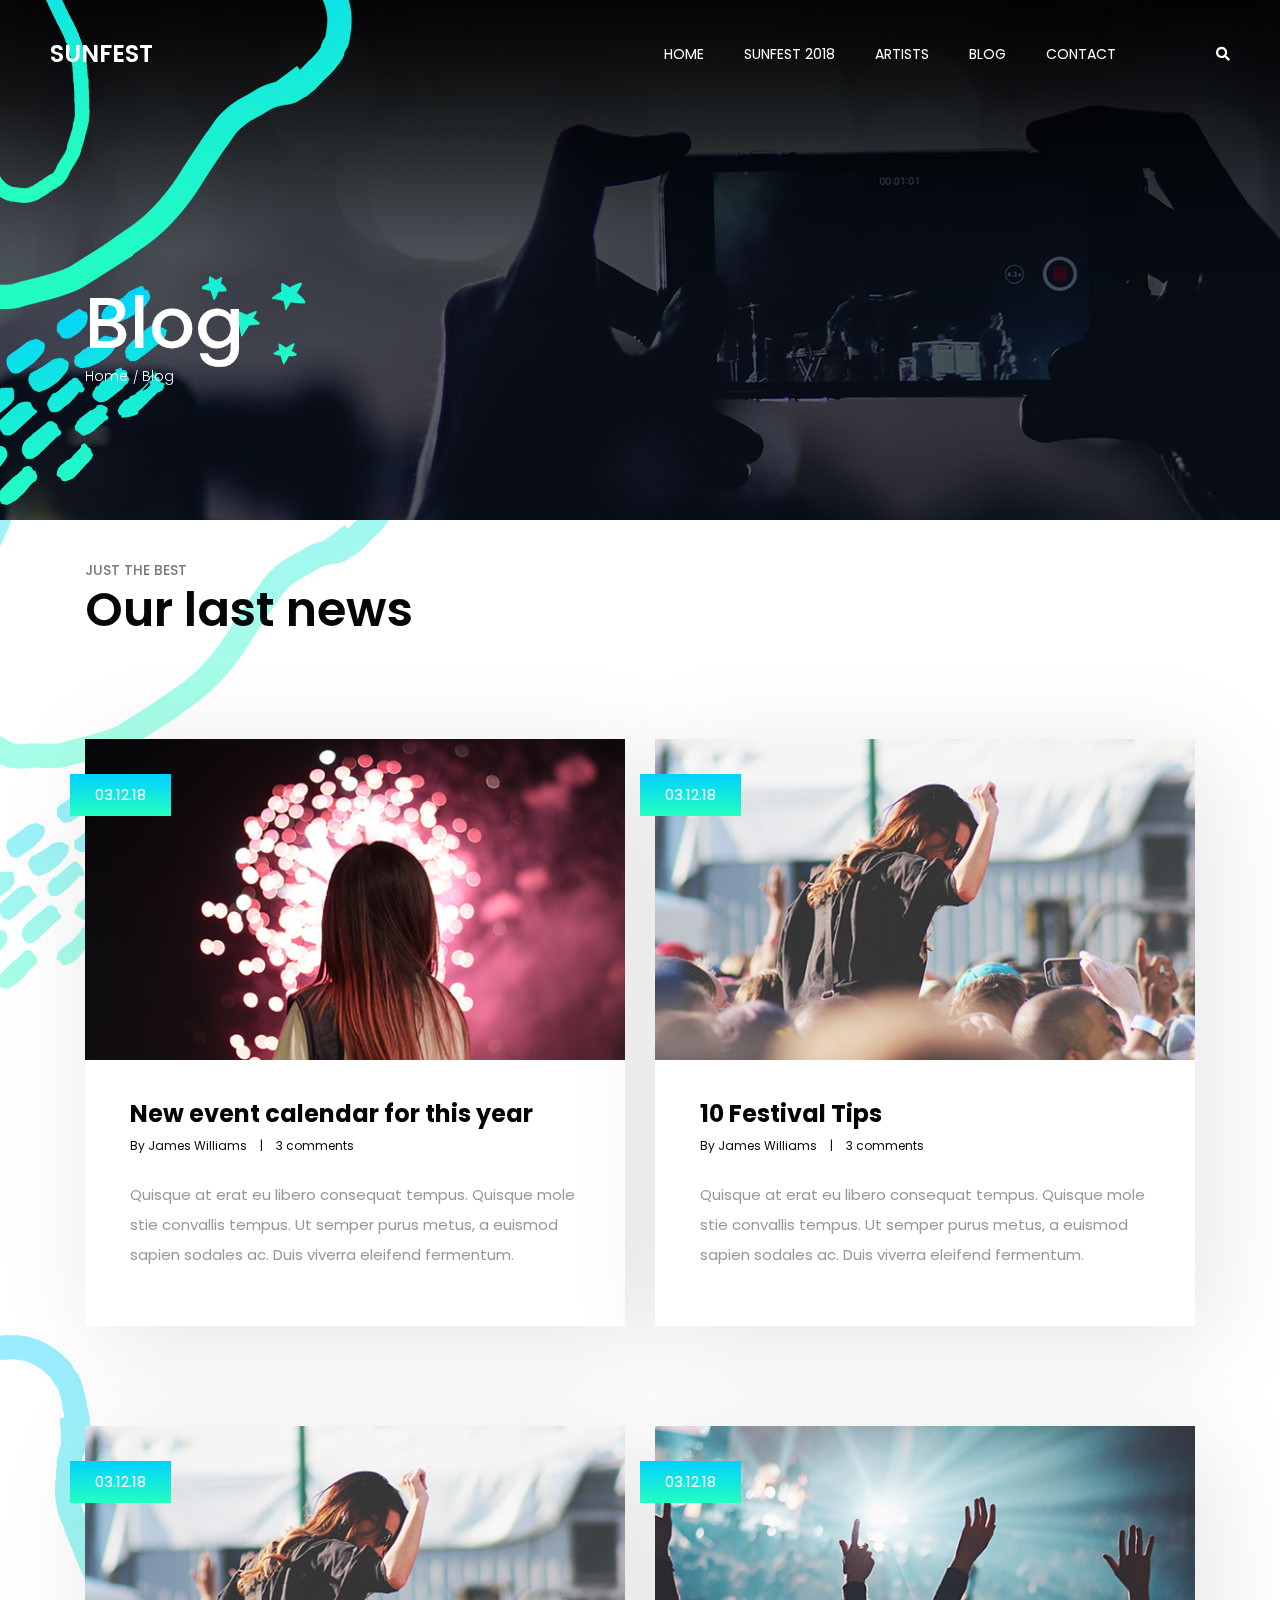
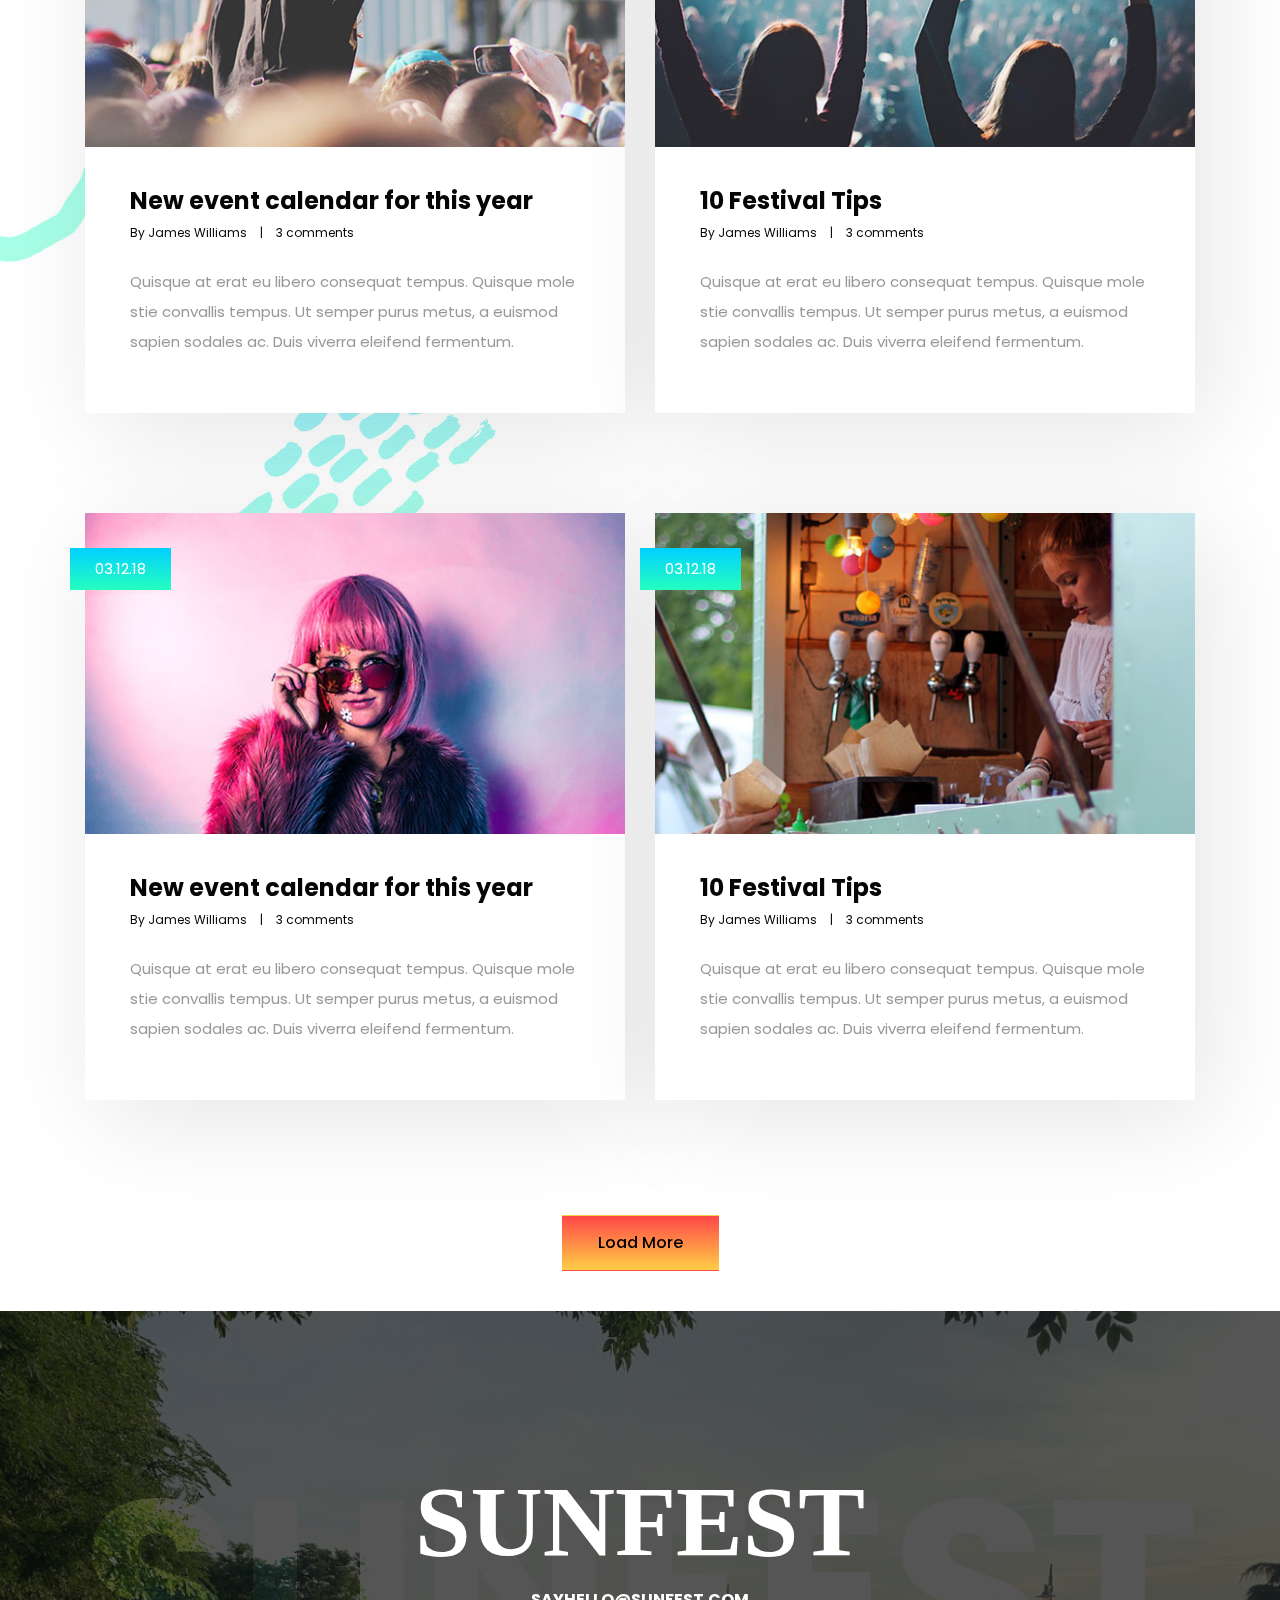
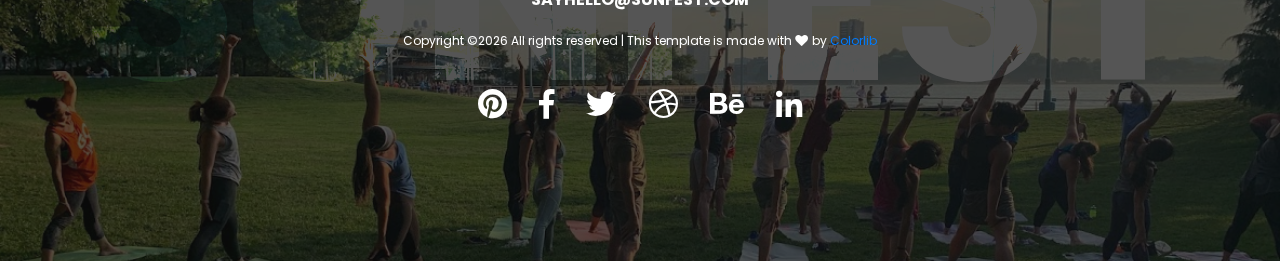
<file: site/blog.html>
<!DOCTYPE html>
<html lang="en" dir="ltr">
<head>
    <!-- Required meta tags -->
    <meta charset="utf-8">
    <meta name="viewport" content="width=device-width, initial-scale=1, shrink-to-fit=no">

    <title>Hello World!</title>

    <link href="https://fonts.googleapis.com/css?family=Poppins:300,400,500,600,700" rel="stylesheet">
    <!-- Bootstrap CSS -->
    <link rel="stylesheet" href="css/bootstrap.min.css">

    <!-- FontAwesome CSS -->
    <link rel="stylesheet" href="css/fontawesome-all.min.css">

    <!-- Swiper CSS -->
    <link rel="stylesheet" href="css/swiper.min.css">

    <!-- Styles -->
    <link rel="stylesheet" href="style.css">
</head>
<body class="blog-page">
    <header class="site-header">
        <div class="header-bar">
            <div class="container-fluid">
                <div class="row align-items-center">
                    <div class="col-10 col-lg-4">
                        <h1 class="site-branding flex">
                            <a href="#">SUNFEST</a>
                        </h1>
                    </div>

                    <div class="col-2 col-lg-8">
                        <nav class="site-navigation">
                            <div class="hamburger-menu d-lg-none">
                                <span></span>
                                <span></span>
                                <span></span>
                                <span></span>
                            </div><!-- .hamburger-menu -->

                            <ul>
                                <li><a href="#">HOME</a></li>
                                <li><a href="#">SUNFEST 2018</a></li>
                                <li><a href="#">ARTISTS</a></li>
                                <li><a href="#">BLOG</a></li>
                                <li><a href="#">CONTACT</a></li>
                                <li><a href="#"><i class="fas fa-search"></i></a></li>
                            </ul><!-- flex -->
                        </nav><!-- .site-navigation -->
                    </div><!-- .col-12 -->
                </div><!-- .row -->
            </div><!-- container-fluid -->
        </div><!-- header-bar -->
    </header><!-- .site-header -->

    <div class="page-header">
        <div class="container">
            <div class="row">
                <div class="col-12">
                    <div class="entry-header">
                        <h2 class="entry-title">Blog</h2>

                        <ul class="breadcrumbs flex align-items-center">
                            <li><a href="#">Home</a></li>
                            <li>Blog</li>
                        </ul><!-- .breadcrumbs -->
                    </div><!-- entry-header -->
                </div><!-- col-12 -->
            </div><!-- row -->
        </div><!-- container -->
    </div><!-- page-header -->

    <div class="main-content">
        <div class="container">
            <div class="last-news">
                <div class="entry-header">
                    <div class="entry-title">
                        <p>JUST THE BEST</p>
                        <h2>Our last news</h2>
                    </div><!-- entry-title -->
                </div>

                <div class="row blog-list-page">
                    <div class="col-12 col-md-6 single-blog-content">
                        <div class="blog-content">
                            <figure class="featured-image">
                                <a href="#"> <img src="images/blog-image-1.jpg" alt="fesival+celebration"> </a>
                            </figure><!-- featured-image -->

                            <div class="box-link-date">
                                <a href="">03.12.18</a>
                            </div><!-- box-link-date -->

                            <div class="entry-content">
                                <div class="entry-header">
                                    <h2>New event calendar for this year</h2>
                                </div><!-- entry-header -->

                                <div class="entry-meta">
                                    <span class="author-name"><a href="#">By James Williams</a></span>
                                    <span class="space">|</span>
                                    <span class="comments-count"><a href="#">3 comments</a></span>
                                </div><!-- entry-meta -->

                                <div class="entry-description">
                                    <p>Quisque at erat eu libero consequat tempus. Quisque mole stie convallis tempus. Ut semper purus metus, a euismod sapien sodales ac. Duis viverra eleifend fermentum.</p>
                                </div><!-- entry-description -->
                            </div><!-- entry-content -->
                        </div>
                    </div><!-- col-6 -->

                    <div class="col-12 col-md-6 single-blog-content">
                        <div class="blog-content">
                            <figure class="featured-image">
                                <a href="#"> <img src="images/blog-image-2.jpg" alt="fesival+celebration"> </a>
                            </figure><!-- featured-image -->

                            <div class="box-link-date">
                                <a href="">03.12.18</a>
                            </div><!-- box-link-date -->

                            <div class="entry-content">
                                <div class="entry-header">
                                    <h2>10 Festival Tips</h2>
                                </div><!-- entry-header -->

                                <div class="entry-meta">
                                    <span class="author-name"><a href="#">By James Williams</a></span>
                                    <span class="space">|</span>
                                    <span class="comments-count"><a href="#">3 comments</a></span>
                                </div><!-- entry-meta -->

                                <div class="entry-description">
                                    <p>Quisque at erat eu libero consequat tempus. Quisque mole stie convallis tempus. Ut semper purus metus, a euismod sapien sodales ac. Duis viverra eleifend fermentum.</p>
                                </div><!-- entry-description -->
                            </div><!-- entry-content -->
                        </div>
                    </div><!-- col-6 -->

                    <div class="col-12 col-md-6 single-blog-content">
                        <div class="blog-content">
                            <figure class="featured-image">
                                <a href="#"> <img src="images/blog-image-3.jpg" alt="fesival+celebration"> </a>
                            </figure><!-- featured-image -->

                            <div class="box-link-date">
                                <a href="">03.12.18</a>
                            </div><!-- box-link-date -->

                            <div class="entry-content">
                                <div class="entry-header">
                                    <h2>New event calendar for this year</h2>
                                </div><!-- entry-header -->

                                <div class="entry-meta">
                                    <span class="author-name"><a href="#">By James Williams</a></span>
                                    <span class="space">|</span>
                                    <span class="comments-count"><a href="#">3 comments</a></span>
                                </div><!-- entry-meta -->

                                <div class="entry-description">
                                    <p>Quisque at erat eu libero consequat tempus. Quisque mole stie convallis tempus. Ut semper purus metus, a euismod sapien sodales ac. Duis viverra eleifend fermentum.</p>
                                </div><!-- entry-description -->
                            </div><!-- entry-content -->
                        </div>
                    </div><!-- col-6 -->

                    <div class="col-12 col-md-6 single-blog-content">
                        <div class="blog-content">
                            <figure class="featured-image">
                                <a href="#"> <img src="images/blog-image-4.jpg" alt="fesival+celebration"> </a>
                            </figure><!-- featured-image -->

                            <div class="box-link-date">
                                <a href="">03.12.18</a>
                            </div><!-- box-link-date -->

                            <div class="entry-content">
                                <div class="entry-header">
                                    <h2>10 Festival Tips</h2>
                                </div><!-- entry-header -->

                                <div class="entry-meta">
                                    <span class="author-name"><a href="#">By James Williams</a></span>
                                    <span class="space">|</span>
                                    <span class="comments-count"><a href="#">3 comments</a></span>
                                </div><!-- entry-meta -->

                                <div class="entry-description">
                                    <p>Quisque at erat eu libero consequat tempus. Quisque mole stie convallis tempus. Ut semper purus metus, a euismod sapien sodales ac. Duis viverra eleifend fermentum.</p>
                                </div><!-- entry-description -->
                            </div><!-- entry-content -->
                        </div>
                    </div><!-- col-6 -->

                    <div class="col-12 col-md-6 single-blog-content">
                        <div class="blog-content">
                            <figure class="featured-image">
                                <a href="#"> <img src="images/blog-image-5.jpg" alt="fesival+celebration"> </a>
                            </figure><!-- featured-image -->

                            <div class="box-link-date">
                                <a href="">03.12.18</a>
                            </div><!-- box-link-date -->

                            <div class="entry-content">
                                <div class="entry-header">
                                    <h2>New event calendar for this year</h2>
                                </div><!-- entry-header -->

                                <div class="entry-meta">
                                    <span class="author-name"><a href="#">By James Williams</a></span>
                                    <span class="space">|</span>
                                    <span class="comments-count"><a href="#">3 comments</a></span>
                                </div><!-- entry-meta -->

                                <div class="entry-description">
                                    <p>Quisque at erat eu libero consequat tempus. Quisque mole stie convallis tempus. Ut semper purus metus, a euismod sapien sodales ac. Duis viverra eleifend fermentum.</p>
                                </div><!-- entry-description -->
                            </div><!-- entry-content -->
                        </div>
                    </div><!-- col-6 -->

                    <div class="col-12 col-md-6 single-blog-content">
                        <div class="blog-content">
                            <figure class="featured-image">
                                <a href="#"> <img src="images/blog-image-6.jpg" alt="fesival+celebration"> </a>
                            </figure><!-- featured-image -->

                            <div class="box-link-date">
                                <a href="">03.12.18</a>
                            </div><!-- box-link-date -->

                            <div class="entry-content">
                                <div class="entry-header">
                                    <h2>10 Festival Tips</h2>
                                </div><!-- entry-header -->

                                <div class="entry-meta">
                                    <span class="author-name"><a href="#">By James Williams</a></span>
                                    <span class="space">|</span>
                                    <span class="comments-count"><a href="#">3 comments</a></span>
                                </div><!-- entry-meta -->

                                <div class="entry-description">
                                    <p>Quisque at erat eu libero consequat tempus. Quisque mole stie convallis tempus. Ut semper purus metus, a euismod sapien sodales ac. Duis viverra eleifend fermentum.</p>
                                </div><!-- entry-description -->
                            </div><!-- entry-content -->
                        </div>
                    </div><!-- col-6 -->


                    <div class="col-12 col-md-6 single-blog-content">
                        <div class="blog-content">
                            <figure class="featured-image">
                                <a href="#"> <img src="images/blog-image-1.jpg" alt="fesival+celebration"> </a>
                            </figure><!-- featured-image -->

                            <div class="box-link-date">
                                <a href="">03.12.18</a>
                            </div><!-- box-link-date -->

                            <div class="entry-content">
                                <div class="entry-header">
                                    <h2>New event calendar for this year</h2>
                                </div><!-- entry-header -->

                                <div class="entry-meta">
                                    <span class="author-name"><a href="#">By James Williams</a></span>
                                    <span class="space">|</span>
                                    <span class="comments-count"><a href="#">3 comments</a></span>
                                </div><!-- entry-meta -->

                                <div class="entry-description">
                                    <p>Quisque at erat eu libero consequat tempus. Quisque mole stie convallis tempus. Ut semper purus metus, a euismod sapien sodales ac. Duis viverra eleifend fermentum.</p>
                                </div><!-- entry-description -->
                            </div><!-- entry-content -->
                        </div>
                    </div><!-- col-6 -->

                    <div class="col-12 col-md-6 single-blog-content">
                        <div class="blog-content">
                            <figure class="featured-image">
                                <a href="#"> <img src="images/blog-image-2.jpg" alt="fesival+celebration"> </a>
                            </figure><!-- featured-image -->

                            <div class="box-link-date">
                                <a href="">03.12.18</a>
                            </div><!-- box-link-date -->

                            <div class="entry-content">
                                <div class="entry-header">
                                    <h2>10 Festival Tips</h2>
                                </div><!-- entry-header -->

                                <div class="entry-meta">
                                    <span class="author-name"><a href="#">By James Williams</a></span>
                                    <span class="space">|</span>
                                    <span class="comments-count"><a href="#">3 comments</a></span>
                                </div><!-- entry-meta -->

                                <div class="entry-description">
                                    <p>Quisque at erat eu libero consequat tempus. Quisque mole stie convallis tempus. Ut semper purus metus, a euismod sapien sodales ac. Duis viverra eleifend fermentum.</p>
                                </div><!-- entry-description -->
                            </div><!-- entry-content -->
                        </div>
                    </div><!-- col-6 -->

                    <div class="col-12 col-md-6 single-blog-content">
                        <div class="blog-content">
                            <figure class="featured-image">
                                <a href="#"> <img src="images/blog-image-3.jpg" alt="fesival+celebration"> </a>
                            </figure><!-- featured-image -->

                            <div class="box-link-date">
                                <a href="">03.12.18</a>
                            </div><!-- box-link-date -->

                            <div class="entry-content">
                                <div class="entry-header">
                                    <h2>New event calendar for this year</h2>
                                </div><!-- entry-header -->

                                <div class="entry-meta">
                                    <span class="author-name"><a href="#">By James Williams</a></span>
                                    <span class="space">|</span>
                                    <span class="comments-count"><a href="#">3 comments</a></span>
                                </div><!-- entry-meta -->

                                <div class="entry-description">
                                    <p>Quisque at erat eu libero consequat tempus. Quisque mole stie convallis tempus. Ut semper purus metus, a euismod sapien sodales ac. Duis viverra eleifend fermentum.</p>
                                </div><!-- entry-description -->
                            </div><!-- entry-content -->
                        </div>
                    </div><!-- col-6 -->

                    <div class="col-12 col-md-6 single-blog-content">
                        <div class="blog-content">
                            <figure class="featured-image">
                                <a href="#"> <img src="images/blog-image-4.jpg" alt="fesival+celebration"> </a>
                            </figure><!-- featured-image -->

                            <div class="box-link-date">
                                <a href="">03.12.18</a>
                            </div><!-- box-link-date -->

                            <div class="entry-content">
                                <div class="entry-header">
                                    <h2>10 Festival Tips</h2>
                                </div><!-- entry-header -->

                                <div class="entry-meta">
                                    <span class="author-name"><a href="#">By James Williams</a></span>
                                    <span class="space">|</span>
                                    <span class="comments-count"><a href="#">3 comments</a></span>
                                </div><!-- entry-meta -->

                                <div class="entry-description">
                                    <p>Quisque at erat eu libero consequat tempus. Quisque mole stie convallis tempus. Ut semper purus metus, a euismod sapien sodales ac. Duis viverra eleifend fermentum.</p>
                                </div><!-- entry-description -->
                            </div><!-- entry-content -->
                        </div>
                    </div><!-- col-6 -->

                    <div class="col-12 col-md-6 single-blog-content">
                        <div class="blog-content">
                            <figure class="featured-image">
                                <a href="#"> <img src="images/blog-image-5.jpg" alt="fesival+celebration"> </a>
                            </figure><!-- featured-image -->

                            <div class="box-link-date">
                                <a href="">03.12.18</a>
                            </div><!-- box-link-date -->

                            <div class="entry-content">
                                <div class="entry-header">
                                    <h2>New event calendar for this year</h2>
                                </div><!-- entry-header -->

                                <div class="entry-meta">
                                    <span class="author-name"><a href="#">By James Williams</a></span>
                                    <span class="space">|</span>
                                    <span class="comments-count"><a href="#">3 comments</a></span>
                                </div><!-- entry-meta -->

                                <div class="entry-description">
                                    <p>Quisque at erat eu libero consequat tempus. Quisque mole stie convallis tempus. Ut semper purus metus, a euismod sapien sodales ac. Duis viverra eleifend fermentum.</p>
                                </div><!-- entry-description -->
                            </div><!-- entry-content -->
                        </div>
                    </div><!-- col-6 -->

                    <div class="col-12 col-md-6 single-blog-content">
                        <div class="blog-content">
                            <figure class="featured-image">
                                <a href="#"> <img src="images/blog-image-6.jpg" alt="fesival+celebration"> </a>
                            </figure><!-- featured-image -->

                            <div class="box-link-date">
                                <a href="">03.12.18</a>
                            </div><!-- box-link-date -->

                            <div class="entry-content">
                                <div class="entry-header">
                                    <h2>10 Festival Tips</h2>
                                </div><!-- entry-header -->

                                <div class="entry-meta">
                                    <span class="author-name"><a href="#">By James Williams</a></span>
                                    <span class="space">|</span>
                                    <span class="comments-count"><a href="#">3 comments</a></span>
                                </div><!-- entry-meta -->

                                <div class="entry-description">
                                    <p>Quisque at erat eu libero consequat tempus. Quisque mole stie convallis tempus. Ut semper purus metus, a euismod sapien sodales ac. Duis viverra eleifend fermentum.</p>
                                </div><!-- entry-description -->
                            </div><!-- entry-content -->
                        </div>
                    </div><!-- col-6 -->


                    <div class="col-12 col-md-6 single-blog-content">
                        <div class="blog-content">
                            <figure class="featured-image">
                                <a href="#"> <img src="images/blog-image-1.jpg" alt="fesival+celebration"> </a>
                            </figure><!-- featured-image -->

                            <div class="box-link-date">
                                <a href="">03.12.18</a>
                            </div><!-- box-link-date -->

                            <div class="entry-content">
                                <div class="entry-header">
                                    <h2>New event calendar for this year</h2>
                                </div><!-- entry-header -->

                                <div class="entry-meta">
                                    <span class="author-name"><a href="#">By James Williams</a></span>
                                    <span class="space">|</span>
                                    <span class="comments-count"><a href="#">3 comments</a></span>
                                </div><!-- entry-meta -->

                                <div class="entry-description">
                                    <p>Quisque at erat eu libero consequat tempus. Quisque mole stie convallis tempus. Ut semper purus metus, a euismod sapien sodales ac. Duis viverra eleifend fermentum.</p>
                                </div><!-- entry-description -->
                            </div><!-- entry-content -->
                        </div>
                    </div><!-- col-6 -->

                    <div class="col-12 col-md-6 single-blog-content">
                        <div class="blog-content">
                            <figure class="featured-image">
                                <a href="#"> <img src="images/blog-image-2.jpg" alt="fesival+celebration"> </a>
                            </figure><!-- featured-image -->

                            <div class="box-link-date">
                                <a href="">03.12.18</a>
                            </div><!-- box-link-date -->

                            <div class="entry-content">
                                <div class="entry-header">
                                    <h2>10 Festival Tips</h2>
                                </div><!-- entry-header -->

                                <div class="entry-meta">
                                    <span class="author-name"><a href="#">By James Williams</a></span>
                                    <span class="space">|</span>
                                    <span class="comments-count"><a href="#">3 comments</a></span>
                                </div><!-- entry-meta -->

                                <div class="entry-description">
                                    <p>Quisque at erat eu libero consequat tempus. Quisque mole stie convallis tempus. Ut semper purus metus, a euismod sapien sodales ac. Duis viverra eleifend fermentum.</p>
                                </div><!-- entry-description -->
                            </div><!-- entry-content -->
                        </div>
                    </div><!-- col-6 -->

                    <div class="col-12 col-md-6 single-blog-content">
                        <div class="blog-content">
                            <figure class="featured-image">
                                <a href="#"> <img src="images/blog-image-3.jpg" alt="fesival+celebration"> </a>
                            </figure><!-- featured-image -->

                            <div class="box-link-date">
                                <a href="">03.12.18</a>
                            </div><!-- box-link-date -->

                            <div class="entry-content">
                                <div class="entry-header">
                                    <h2>New event calendar for this year</h2>
                                </div><!-- entry-header -->

                                <div class="entry-meta">
                                    <span class="author-name"><a href="#">By James Williams</a></span>
                                    <span class="space">|</span>
                                    <span class="comments-count"><a href="#">3 comments</a></span>
                                </div><!-- entry-meta -->

                                <div class="entry-description">
                                    <p>Quisque at erat eu libero consequat tempus. Quisque mole stie convallis tempus. Ut semper purus metus, a euismod sapien sodales ac. Duis viverra eleifend fermentum.</p>
                                </div><!-- entry-description -->
                            </div><!-- entry-content -->
                        </div>
                    </div><!-- col-6 -->

                    <div class="col-12 col-md-6 single-blog-content">
                        <div class="blog-content">
                            <figure class="featured-image">
                                <a href="#"> <img src="images/blog-image-4.jpg" alt="fesival+celebration"> </a>
                            </figure><!-- featured-image -->

                            <div class="box-link-date">
                                <a href="">03.12.18</a>
                            </div><!-- box-link-date -->

                            <div class="entry-content">
                                <div class="entry-header">
                                    <h2>10 Festival Tips</h2>
                                </div><!-- entry-header -->

                                <div class="entry-meta">
                                    <span class="author-name"><a href="#">By James Williams</a></span>
                                    <span class="space">|</span>
                                    <span class="comments-count"><a href="#">3 comments</a></span>
                                </div><!-- entry-meta -->

                                <div class="entry-description">
                                    <p>Quisque at erat eu libero consequat tempus. Quisque mole stie convallis tempus. Ut semper purus metus, a euismod sapien sodales ac. Duis viverra eleifend fermentum.</p>
                                </div><!-- entry-description -->
                            </div><!-- entry-content -->
                        </div>
                    </div><!-- col-6 -->

                    <div class="col-12 col-md-6 single-blog-content">
                        <div class="blog-content">
                            <figure class="featured-image">
                                <a href="#"> <img src="images/blog-image-5.jpg" alt="fesival+celebration"> </a>
                            </figure><!-- featured-image -->

                            <div class="box-link-date">
                                <a href="">03.12.18</a>
                            </div><!-- box-link-date -->

                            <div class="entry-content">
                                <div class="entry-header">
                                    <h2>New event calendar for this year</h2>
                                </div><!-- entry-header -->

                                <div class="entry-meta">
                                    <span class="author-name"><a href="#">By James Williams</a></span>
                                    <span class="space">|</span>
                                    <span class="comments-count"><a href="#">3 comments</a></span>
                                </div><!-- entry-meta -->

                                <div class="entry-description">
                                    <p>Quisque at erat eu libero consequat tempus. Quisque mole stie convallis tempus. Ut semper purus metus, a euismod sapien sodales ac. Duis viverra eleifend fermentum.</p>
                                </div><!-- entry-description -->
                            </div><!-- entry-content -->
                        </div>
                    </div><!-- col-6 -->

                    <div class="col-12 col-md-6 single-blog-content">
                        <div class="blog-content">
                            <figure class="featured-image">
                                <a href="#"> <img src="images/blog-image-6.jpg" alt="fesival+celebration"> </a>
                            </figure><!-- featured-image -->

                            <div class="box-link-date">
                                <a href="">03.12.18</a>
                            </div><!-- box-link-date -->

                            <div class="entry-content">
                                <div class="entry-header">
                                    <h2>10 Festival Tips</h2>
                                </div><!-- entry-header -->

                                <div class="entry-meta">
                                    <span class="author-name"><a href="#">By James Williams</a></span>
                                    <span class="space">|</span>
                                    <span class="comments-count"><a href="#">3 comments</a></span>
                                </div><!-- entry-meta -->

                                <div class="entry-description">
                                    <p>Quisque at erat eu libero consequat tempus. Quisque mole stie convallis tempus. Ut semper purus metus, a euismod sapien sodales ac. Duis viverra eleifend fermentum.</p>
                                </div><!-- entry-description -->
                            </div><!-- entry-content -->
                        </div>
                    </div><!-- col-6 -->

                    <div class="col-12 load-more flex justify-content-center">
                        <input type="submit" name="" value="Load More" class="btn">
                    </div>
                </div><!-- blog-list-page -->
            </div><!-- last-news -->
        </div><!-- container -->
    </div><!-- main-content -->

    <footer class="site-footer">
        <div class="footer-cover-title flex justify-content-center align-items-center">
            <h2>SUNFEST</h2>
        </div><!-- .site-footer -->

        <div class="footer-content-wrapper">
            <div class="container">
                <div class="row">
                    <div class="col-12">
                        <div class="entry-title">
                            <a href="#">SUNFEST</a>
                        </div><!-- entry-title -->

                        <div class="entry-mail">
                            <a href="#">SAYHELLO@SUNFEST.COM</a>
                        </div><!-- .entry-mail -->

                        <div class="copyright-info">
                            <!-- Link back to Colorlib can't be removed. Template is licensed under CC BY 3.0. -->
Copyright &copy;<script>document.write(new Date().getFullYear());</script> All rights reserved | This template is made with <i class="fa fa-heart" aria-hidden="true"></i> by <a href="https://colorlib.com" target="_blank">Colorlib</a>
<!-- Link back to Colorlib can't be removed. Template is licensed under CC BY 3.0. -->
                        </div><!-- copyright-info -->

                        <div class="footer-social">
                            <ul class="flex justify-content-center align-items-center">
                                <li><a href="#"><i class="fab fa-pinterest"></i></a></li>
                                <li><a href="#"><i class="fab fa-facebook-f"></i></a></li>
                                <li><a href="#"><i class="fab fa-twitter"></i></a></li>
                                <li><a href="#"><i class="fab fa-dribbble"></i></a></li>
                                <li><a href="#"><i class="fab fa-behance"></i></a></li>
                                <li><a href="#"><i class="fab fa-linkedin-in"></i></a></li>
                            </ul>
                        </div><!-- footer-social -->
                    </div><!-- col -->
                </div><!-- row -->
            </div><!-- container -->
        </div><!-- footer-content-wrapper -->
    </footer><!-- site-footer -->

    <script type='text/javascript' src='js/jquery.js'></script>
    <script type='text/javascript' src='js/masonry.pkgd.min.js'></script>
    <script type='text/javascript' src='js/jquery.collapsible.min.js'></script>
    <script type='text/javascript' src='js/swiper.min.js'></script>
    <script type='text/javascript' src='js/jquery.countdown.min.js'></script>
    <script type='text/javascript' src='js/circle-progress.min.js'></script>
    <script type='text/javascript' src='js/jquery.countTo.min.js'></script>
    <script type='text/javascript' src='js/custom.js'></script>
</body>
</html>
</file>
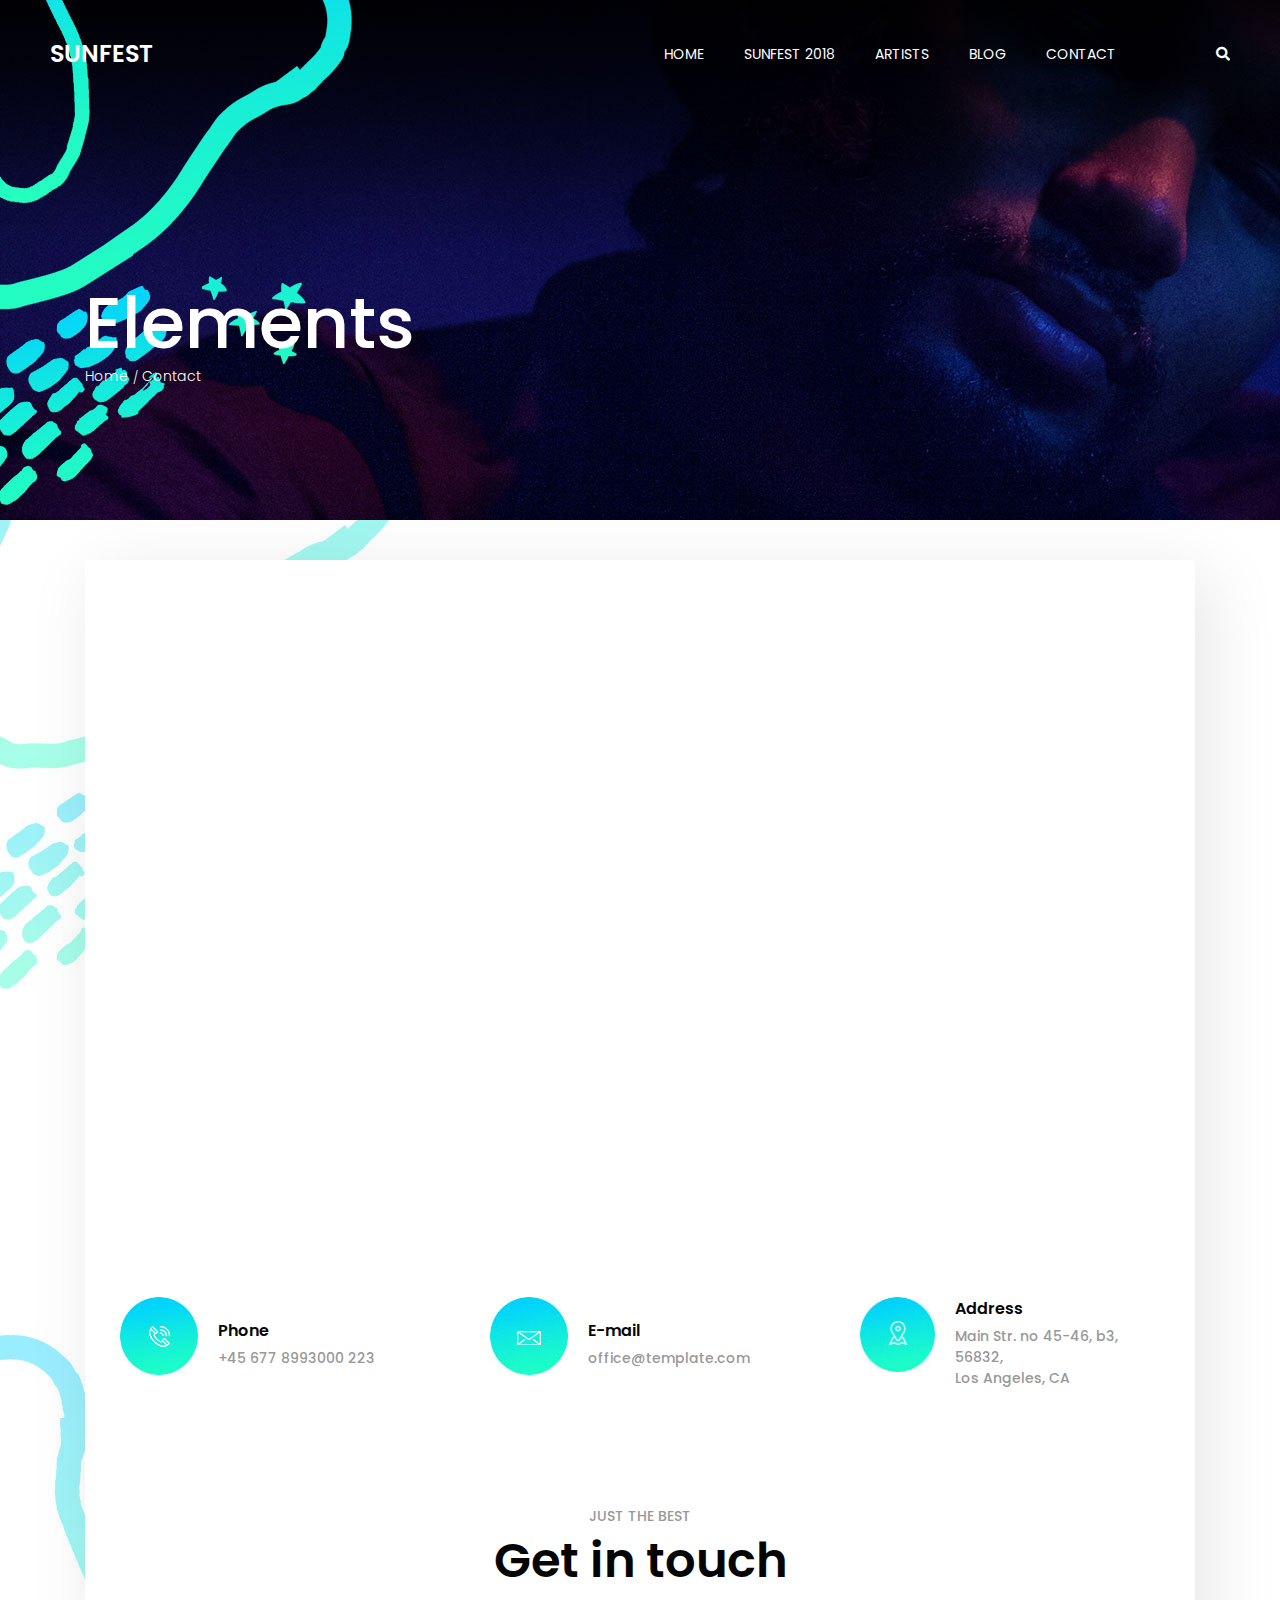
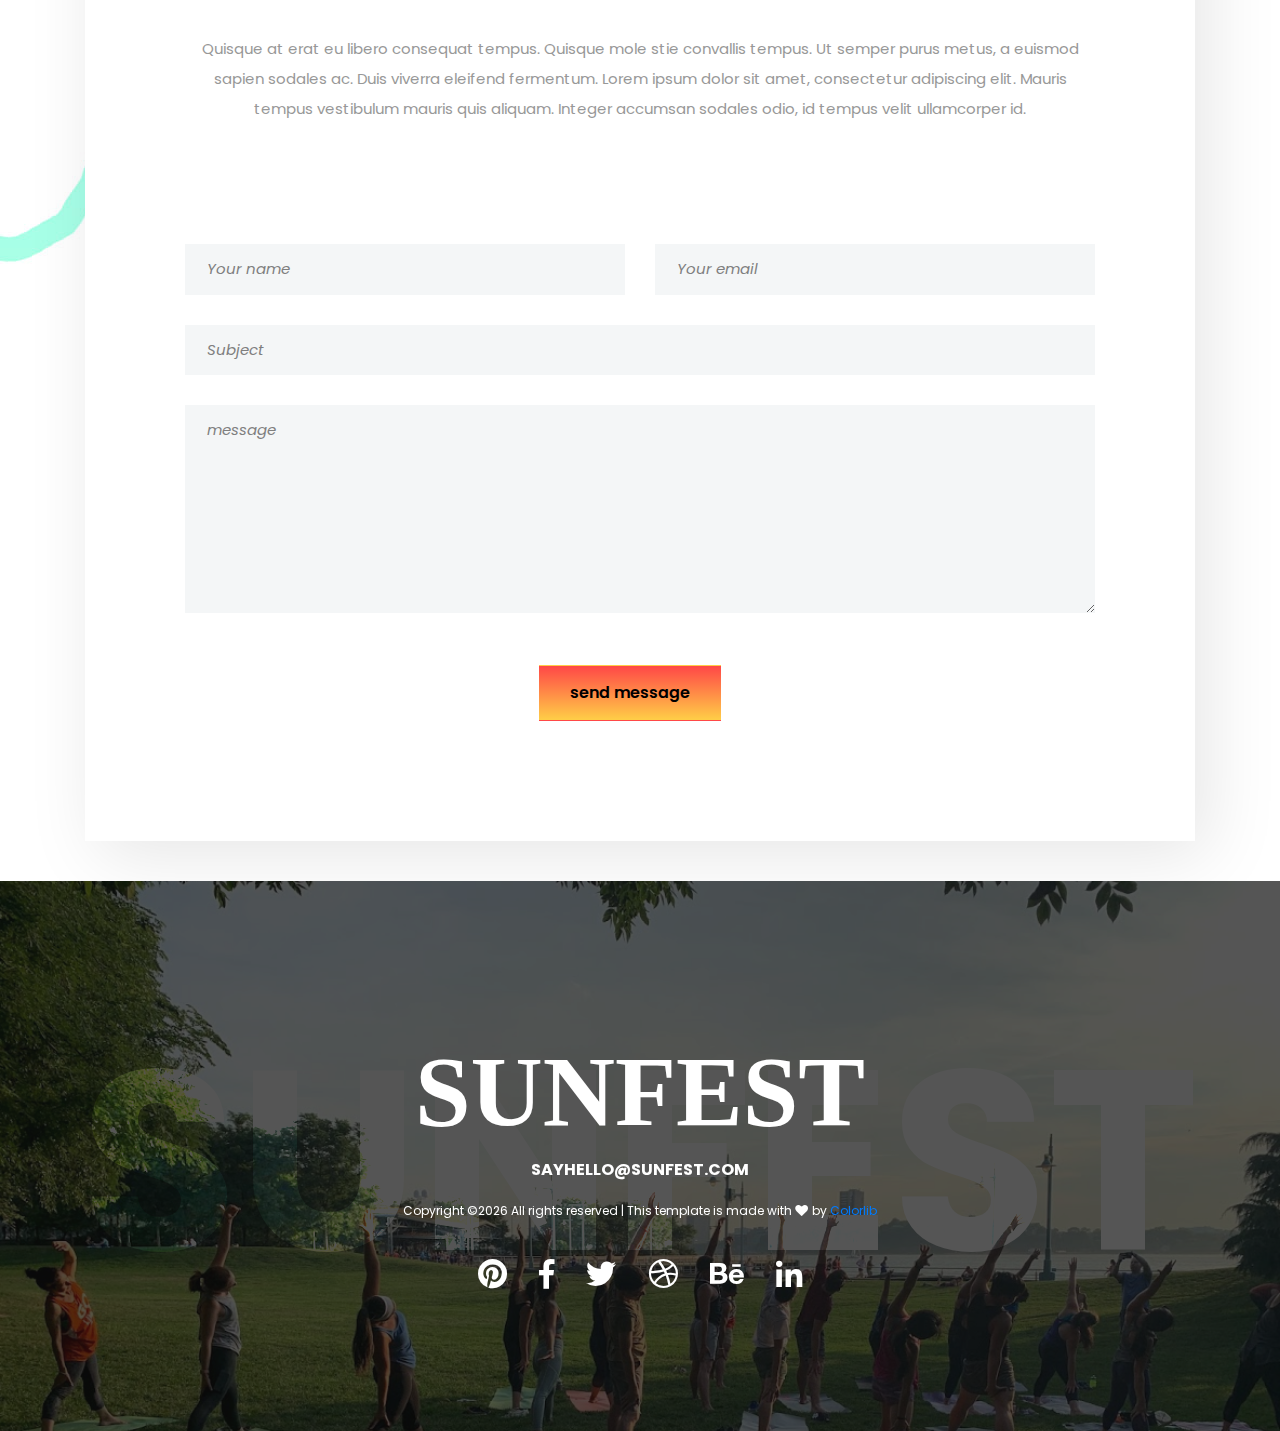
<file: site/contact.html>
<!DOCTYPE html>
<html lang="en" dir="ltr">
<head>
    <!-- Required meta tags -->
    <meta charset="utf-8">
    <meta name="viewport" content="width=device-width, initial-scale=1, shrink-to-fit=no">

    <title>Hello World!</title>

    <link href="https://fonts.googleapis.com/css?family=Poppins:300,400,500,600,700" rel="stylesheet">
    <!-- Bootstrap CSS -->
    <link rel="stylesheet" href="css/bootstrap.min.css">

    <!-- FontAwesome CSS -->
    <link rel="stylesheet" href="css/fontawesome-all.min.css">

    <!-- Swiper CSS -->
    <link rel="stylesheet" href="css/swiper.min.css">

    <!-- Styles -->
    <link rel="stylesheet" href="style.css">
</head>

<body class="contact-page">
    <header class="site-header">
        <div class="header-bar">
            <div class="container-fluid">
                <div class="row align-items-center">
                    <div class="col-10 col-lg-4">
                        <h1 class="site-branding flex">
                            <a href="#">SUNFEST</a>
                        </h1>
                    </div>

                    <div class="col-2 col-lg-8">
                        <nav class="site-navigation">
                            <div class="hamburger-menu d-lg-none">
                                <span></span>
                                <span></span>
                                <span></span>
                                <span></span>
                            </div><!-- .hamburger-menu -->

                            <ul>
                                <li><a href="#">HOME</a></li>
                                <li><a href="#">SUNFEST 2018</a></li>
                                <li><a href="#">ARTISTS</a></li>
                                <li><a href="#">BLOG</a></li>
                                <li><a href="#">CONTACT</a></li>
                                <li><a href="#"><i class="fas fa-search"></i></a></li>
                            </ul><!-- flex -->
                        </nav><!-- .site-navigation -->
                    </div><!-- .col-12 -->
                </div><!-- .row -->
            </div><!-- container-fluid -->
        </div><!-- header-bar -->
    </header><!-- .site-header -->

    <div class="page-header">
        <div class="container">
            <div class="row">
                <div class="col-12">
                    <div class="entry-header">
                        <h2 class="entry-title">Elements</h2>

                        <ul class="breadcrumbs flex align-items-center">
                            <li><a href="#">Home</a></li>
                            <li>Contact</li>
                        </ul><!-- .breadcrumbs -->
                    </div><!-- entry-header -->
                </div><!-- col-12 -->
            </div><!-- row -->
        </div><!-- container -->
    </div><!-- page-header -->

    <div class="container">
        <div class="main-content">
            <div class="contact-page-map">
                <iframe id="gmap_canvas" src="https://maps.google.com/maps?q=university of san francisco&t=&z=15&ie=UTF8&iwloc=&output=embed" frameborder="0" scrolling="no" marginheight="0" marginwidth="0"></iframe>
            </div><!-- map -->

            <div class="contact-details">
                <div class="container">
                    <div class="row">
                        <div class="col-12 col-md-6 col-lg-4">
                            <div class="contact-medium flex align-items-center">
                                <figure class="contact-icon">
                                    <img src="images/phone.jpg" alt="phone icon">
                                </figure><!-- phone-icon -->

                                <div class="contact-content">
                                    <div class="entry-title">
                                        Phone
                                    </div><!-- entry-title -->
                                    <div class="entry-content">
                                        +45 677 8993000 223
                                    </div><!-- entry-content -->
                                </div><!-- phone-number -->
                            </div><!-- contact-phone -->
                        </div><!-- col-4 -->

                        <div class="col-12 col-md-6 col-lg-4 mt-5 mt-md-0">
                            <div class="contact-medium flex align-items-center">
                                <figure class="contact-icon">
                                    <img src="images/mail.jpg" alt="phone icon">
                                </figure><!-- phone-icon -->

                                <div class="contact-content">
                                    <div class="entry-title">
                                        E-mail
                                    </div><!-- entry-title -->
                                    <div class="entry-content">
                                        office@template.com
                                    </div><!-- entry-content -->
                                </div><!-- phone-number -->
                            </div><!-- contact-phone -->
                        </div><!-- col-4 -->

                        <div class="col-12 col-md-6 col-lg-4 mt-5 mt-lg-0">
                            <div class="contact-medium flex align-items-center">
                                <figure class="contact-icon">
                                    <img src="images/place.jpg" alt="phone icon">
                                </figure><!-- phone-icon -->

                                <div class="contact-content">
                                    <div class="entry-title">
                                        Address
                                    </div><!-- entry-title -->
                                    <div class="entry-content">
                                        Main Str. no 45-46, b3, 56832,<br>
                                        Los Angeles, CA
                                    </div><!-- entry-content -->
                                </div><!-- phone-number -->
                            </div><!-- contact-phone -->
                        </div><!-- col-4 -->
                    </div><!-- row -->
                </div>
            </div><!-- contact-details -->

            <div class="get-in-touch">
                <div class="entry-header">
                    <div class="entry-title">
                        <p>JUST THE BEST</p>
                        <h2>Get in touch</h2>
                    </div><!-- entry-title -->
                </div><!-- entry-header -->

                <div class="entry-content">
                    <p>Quisque at erat eu libero consequat tempus. Quisque mole stie convallis tempus.
                        Ut semper purus metus, a euismod sapien sodales ac. Duis viverra eleifend fermentum.
                         Lorem ipsum dolor sit amet, consectetur adipiscing elit. Mauris tempus vestibulum mauris quis aliquam.
                        Integer accumsan sodales odio, id tempus velit ullamcorper id.</p>
                </div><!-- entry-content -->

                <div class="contact-form">
                    <div class="row">
                        <div class="col-12 col-md-6">
                            <input type="text" placeholder="Your name">
                        </div><!-- col-4 -->

                        <div class="col-12 col-md-6">
                            <input type="email" placeholder="Your email">
                        </div><!-- col-6 -->

                        <div class="col-12">
                            <input type="text" placeholder="Subject">
                        </div>

                        <div class="col-12">
                            <textarea name="name" rows="8" cols="80" placeholder="message"></textarea>
                        </div>

                        <div class="col-12 submit flex justify-content-center">
                            <input type="submit" name="" value="send message" class="btn">
                        </div>

                    </div><!-- row -->
                </div><!-- contact-form -->
            </div><!-- newsletter-subscribe -->
        </div><!-- main-content -->
    </div><!-- container -->

    <footer class="site-footer">
        <div class="footer-cover-title flex justify-content-center align-items-center">
            <h2>SUNFEST</h2>
        </div><!-- .site-footer -->

        <div class="footer-content-wrapper">
            <div class="container">
                <div class="row">
                    <div class="col-12">
                        <div class="entry-title">
                            <a href="#">SUNFEST</a>
                        </div><!-- entry-title -->

                        <div class="entry-mail">
                            <a href="#">SAYHELLO@SUNFEST.COM</a>
                        </div><!-- .entry-mail -->

                        <div class="copyright-info">
                            <!-- Link back to Colorlib can't be removed. Template is licensed under CC BY 3.0. -->
Copyright &copy;<script>document.write(new Date().getFullYear());</script> All rights reserved | This template is made with <i class="fa fa-heart" aria-hidden="true"></i> by <a href="https://colorlib.com" target="_blank">Colorlib</a>
<!-- Link back to Colorlib can't be removed. Template is licensed under CC BY 3.0. -->
                        </div><!-- copyright-info -->

                        <div class="footer-social">
                            <ul class="flex justify-content-center align-items-center">
                                <li><a href="#"><i class="fab fa-pinterest"></i></a></li>
                                <li><a href="#"><i class="fab fa-facebook-f"></i></a></li>
                                <li><a href="#"><i class="fab fa-twitter"></i></a></li>
                                <li><a href="#"><i class="fab fa-dribbble"></i></a></li>
                                <li><a href="#"><i class="fab fa-behance"></i></a></li>
                                <li><a href="#"><i class="fab fa-linkedin-in"></i></a></li>
                            </ul>
                        </div><!-- footer-social -->
                    </div><!-- col -->
                </div><!-- row -->
            </div><!-- container -->
        </div><!-- footer-content-wrapper -->
    </footer><!-- site-footer -->

    <script type='text/javascript' src='js/jquery.js'></script>
    <script type='text/javascript' src='js/masonry.pkgd.min.js'></script>
    <script type='text/javascript' src='js/jquery.collapsible.min.js'></script>
    <script type='text/javascript' src='js/swiper.min.js'></script>
    <script type='text/javascript' src='js/jquery.countdown.min.js'></script>
    <script type='text/javascript' src='js/circle-progress.min.js'></script>
    <script type='text/javascript' src='js/jquery.countTo.min.js'></script>
    <script type='text/javascript' src='js/custom.js'></script>
</body>
</html>
</file>
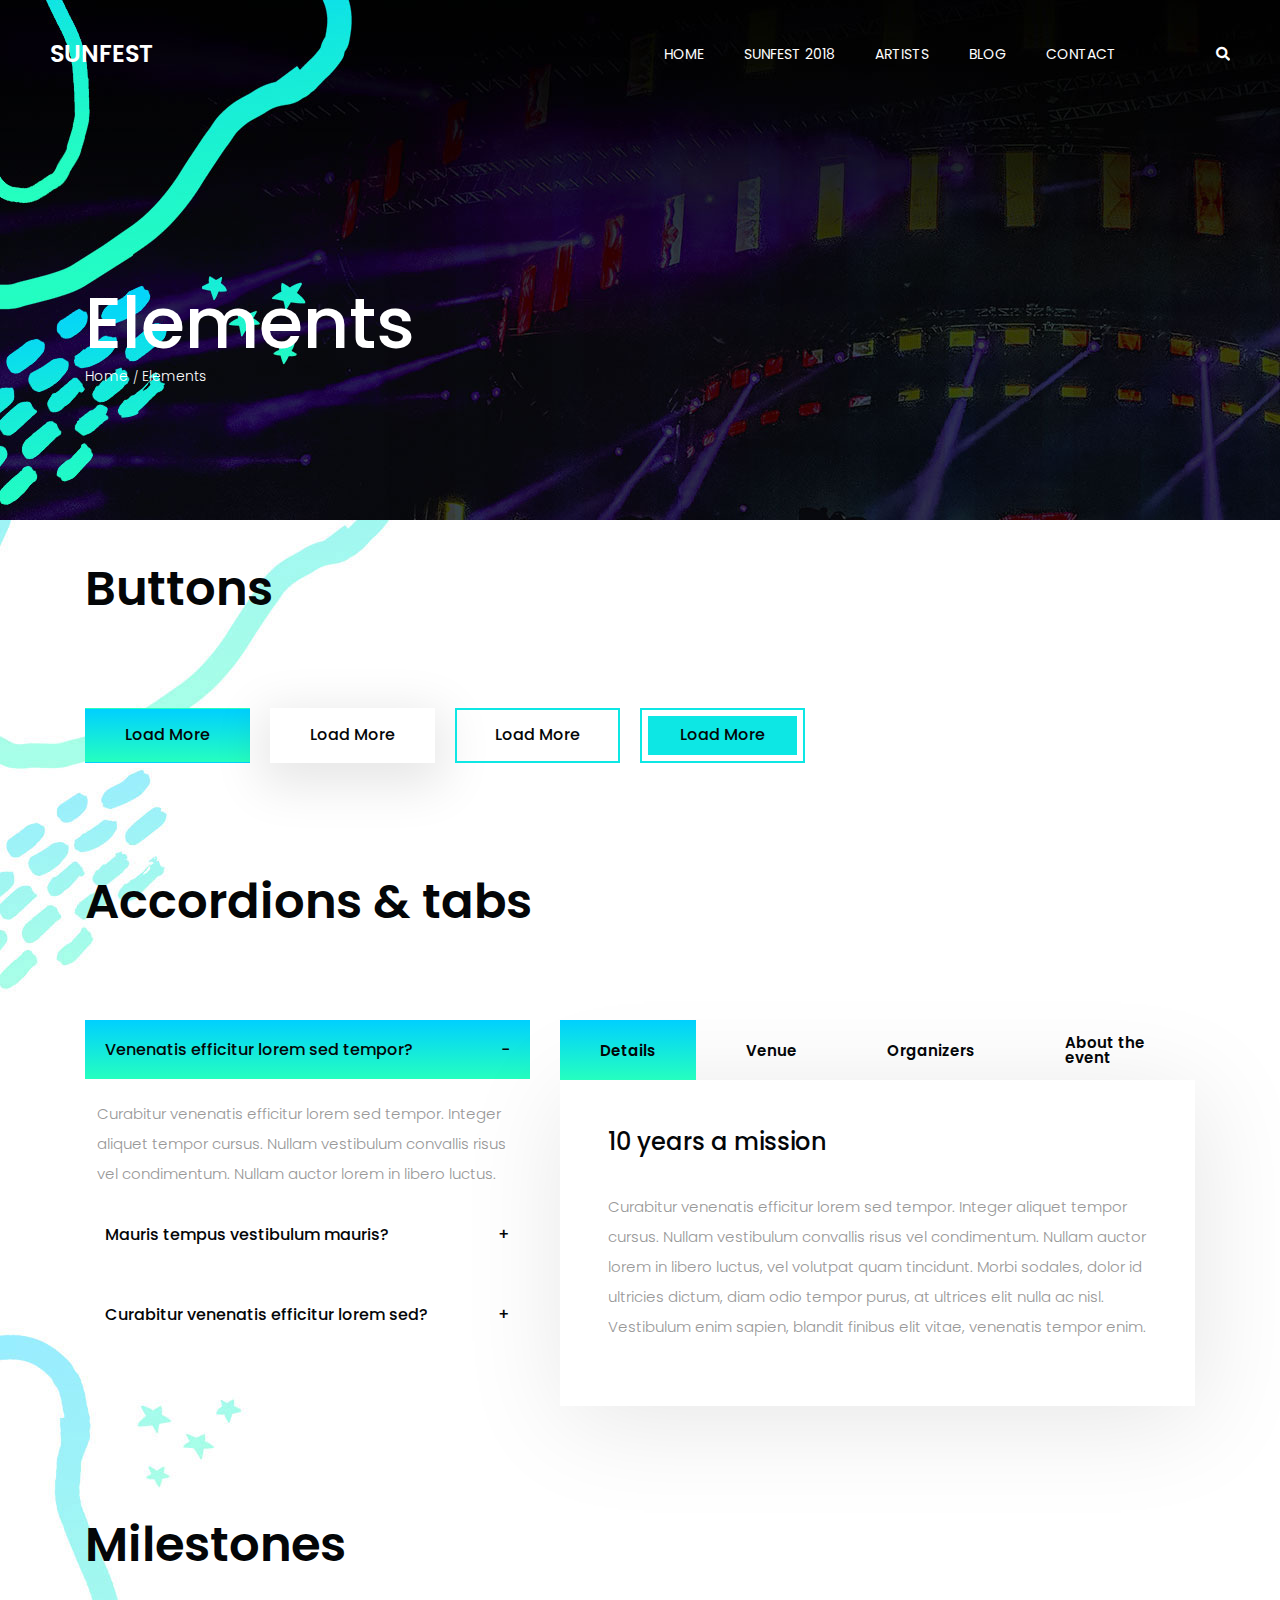
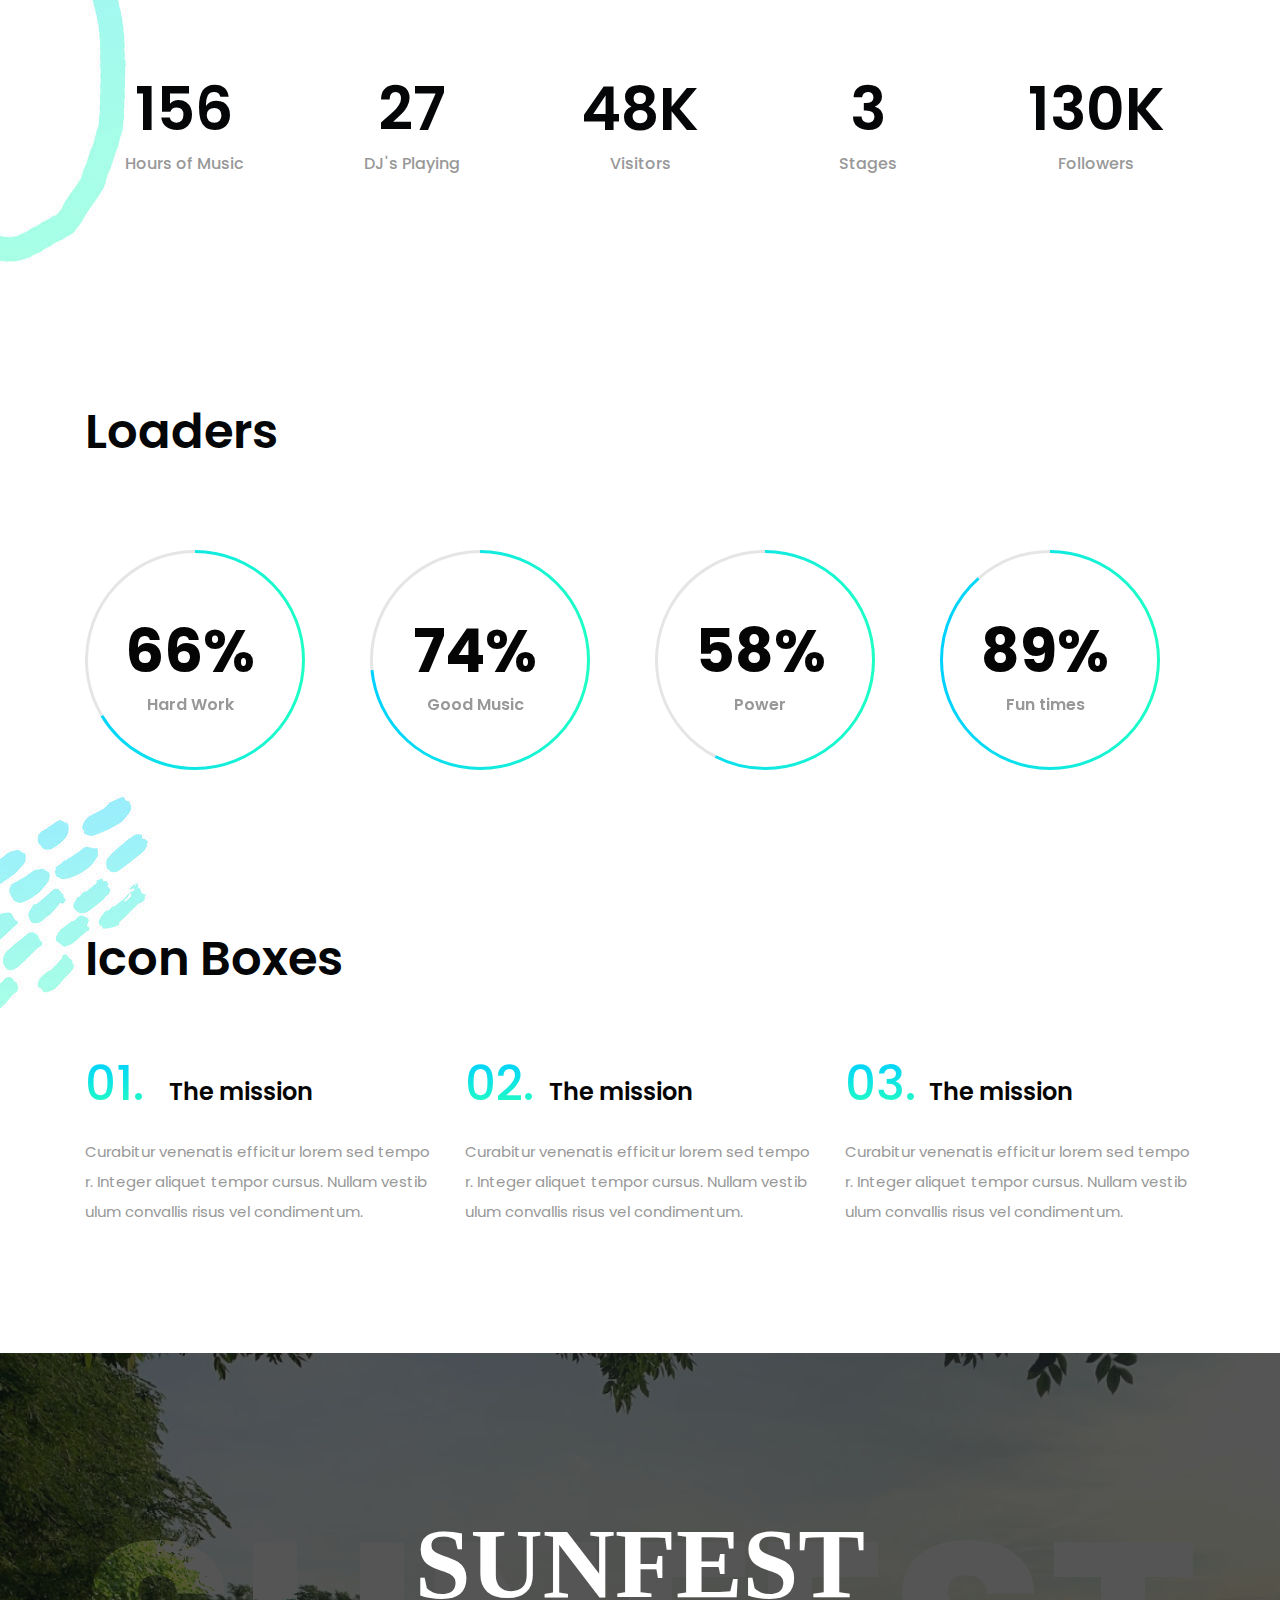
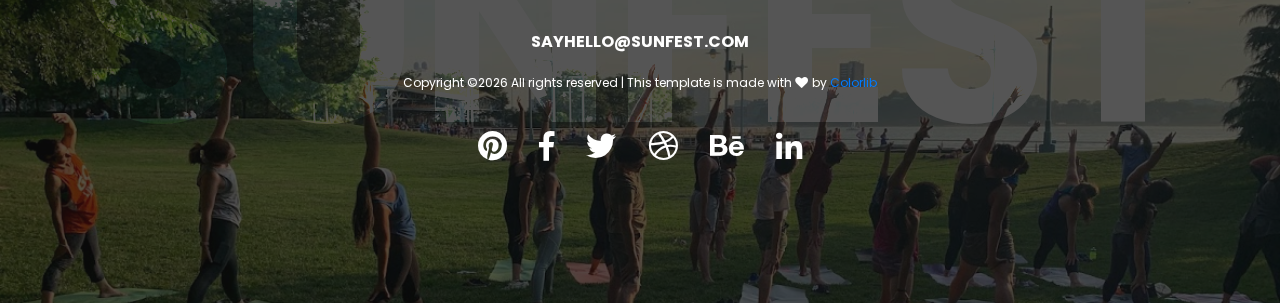
<file: site/elements.html>
<!DOCTYPE html>
<html lang="en" dir="ltr">
<head>
    <!-- Required meta tags -->
    <meta charset="utf-8">
    <meta name="viewport" content="width=device-width, initial-scale=1, shrink-to-fit=no">

    <title>Hello World!</title>

    <link href="https://fonts.googleapis.com/css?family=Poppins:300,400,500,600,700" rel="stylesheet">
    <!-- Bootstrap CSS -->
    <link rel="stylesheet" href="css/bootstrap.min.css">

    <!-- FontAwesome CSS -->
    <link rel="stylesheet" href="css/fontawesome-all.min.css">

    <!-- Swiper CSS -->
    <link rel="stylesheet" href="css/swiper.min.css">

    <!-- Styles -->
    <link rel="stylesheet" href="style.css">
</head>
<body class="elements-page">
    <header class="site-header">
        <div class="header-bar">
            <div class="container-fluid">
                <div class="row align-items-center">
                    <div class="col-10 col-lg-4">
                        <h1 class="site-branding flex">
                            <a href="#">SUNFEST</a>
                        </h1>
                    </div>

                    <div class="col-2 col-lg-8">
                        <nav class="site-navigation">
                            <div class="hamburger-menu d-lg-none">
                                <span></span>
                                <span></span>
                                <span></span>
                                <span></span>
                            </div><!-- .hamburger-menu -->

                            <ul>
                                <li><a href="#">HOME</a></li>
                                <li><a href="#">SUNFEST 2018</a></li>
                                <li><a href="#">ARTISTS</a></li>
                                <li><a href="#">BLOG</a></li>
                                <li><a href="#">CONTACT</a></li>
                                <li><a href="#"><i class="fas fa-search"></i></a></li>
                            </ul><!-- flex -->
                        </nav><!-- .site-navigation -->
                    </div><!-- .col-12 -->
                </div><!-- .row -->
            </div><!-- container-fluid -->
        </div><!-- header-bar -->
    </header><!-- .site-header -->

    <div class="page-header">
        <div class="container">
            <div class="row">
                <div class="col-12">
                    <div class="entry-header">
                        <h2 class="entry-title">Elements</h2>

                        <ul class="breadcrumbs flex align-items-center">
                            <li><a href="#">Home</a></li>
                            <li>Elements</li>
                        </ul><!-- .breadcrumbs -->
                    </div><!-- .entry-header -->
                </div><!-- .col-12 -->
            </div><!-- .row -->
        </div><!-- .container -->
    </div><!-- .page-header -->

    <div class="main-content">
            <div class="container">
                <div class="row elements-wrap">
                    <div class="col-12 buttons-wrap">
                        <div class="entry-header">
                            <h2 class="entry-title">Buttons</h2>
                        </div><!-- entry-header -->

                        <div class="entry-content flex">
                            <a href="#" class="btn gradient flex justify-content-center align-items-center">Load More</a>
                            <a href="#" class="btn white flex justify-content-center align-items-center">Load More</a>
                            <a href="#" class="btn border-blu flex justify-content-center align-items-center">Load More</a>
                            <a href="#" class="btn color-border flex justify-content-center align-items-center">Load More</a>
                        </div><!-- entry-content -->
                    </div><!-- col-12 -->
                </div><!-- row elements-wrap -->

                <div class="row elements-wrap">
                    <div class="col-12 accordion-and-tabs-wrap">
                        <div class="entry-header">
                            <h2 class="entry-title">Accordions & tabs</h2>
                        </div><!-- entry-header -->

                        <div class="entry-content">
                            <div class="row">
                                <div class="col-12 col-lg-5">
                                    <div class="accordion-wrap type-accordion">
                                        <h3 class="entry-title active flex justify-content-between">Venenatis efficitur lorem sed tempor?<span class="arrow-r"></span></h3>

                                        <div class="entry-content">
                                            <p>Curabitur venenatis efficitur lorem sed tempor. Integer aliquet tempor cursus. Nullam vestibulum convallis risus vel condimentum. Nullam auctor lorem in libero luctus.</p>
                                        </div>

                                        <h3 class="entry-title flex justify-content-between">Mauris tempus vestibulum mauris?<span class="arrow-r"></span></h3>

                                        <div class="entry-content">
                                            <p>Curabitur venenatis efficitur lorem sed tempor. Integer aliquet tempor cursus. Nullam vestibulum convallis risus vel condimentum. Nullam auctor lorem in libero luctus.</p>
                                        </div>

                                        <h3 class="entry-title flex justify-content-between">Curabitur venenatis efficitur lorem sed?<span class="arrow-r"></span></h3>

                                        <div class="entry-content">
                                            <p>Curabitur venenatis efficitur lorem sed tempor. Integer aliquet tempor cursus. Nullam vestibulum convallis risus vel condimentum. Nullam auctor lorem in libero luctus.</p>
                                        </div>
                                    </div>
                                </div><!-- col-5 -->

                                <div class="col-12 col-lg-7 mt-5 mt-lg-0">
                                    <div class="tabs">
                                        <ul class="tabs-nav flex">
                                            <li class="tab-nav flex justify-content-center align-items-center active" data-target="#tab_details">Details</li>
                                            <li class="tab-nav flex justify-content-center align-items-center" data-target="#tab_venue">Venue</li>
                                            <li class="tab-nav flex justify-content-center align-items-center" data-target="#tab_organizers">Organizers</li>
                                            <li class="tab-nav flex justify-content-center align-items-center" data-target="#tab_about">About the event</li>
                                        </ul><!-- tabs-nav -->

                                        <div class="tabs-container">
                                            <div id="tab_details" class="tab-content">
                                                <h2 class="entry-header">10 years a mission</h2>

                                                <p>Curabitur venenatis efficitur lorem sed tempor. Integer aliquet tempor cursus. Nullam vestibulum convallis risus vel condimentum. Nullam auctor lorem in libero luctus, vel volutpat quam tincidunt. Morbi sodales, dolor id ultricies dictum, diam odio tempor purus, at ultrices elit nulla ac nisl. Vestibulum enim sapien, blandit finibus elit vitae, venenatis tempor enim.</p>
                                            </div>

                                            <div id="tab_venue" class="tab-content">
                                                <h2 class="entry-header">10 years a mission</h2>

                                                <p>Curabitur venenatis efficitur lorem sed tempor. Integer aliquet tempor cursus. Nullam vestibulum convallis risus vel condimentum. Nullam auctor lorem in libero luctus, vel volutpat quam tincidunt. Morbi sodales, dolor id ultricies dictum, diam odio tempor purus, at ultrices elit nulla ac nisl. Vestibulum enim sapien, blandit finibus elit vitae, venenatis tempor enim.</p>
                                            </div>

                                            <div id="tab_organizers" class="tab-content">
                                                <h2 class="entry-header">10 years a mission</h2>

                                                <p>Curabitur venenatis efficitur lorem sed tempor. Integer aliquet tempor cursus. Nullam vestibulum convallis risus vel condimentum. Nullam auctor lorem in libero luctus, vel volutpat quam tincidunt. Morbi sodales, dolor id ultricies dictum, diam odio tempor purus, at ultrices elit nulla ac nisl. Vestibulum enim sapien, blandit finibus elit vitae, venenatis tempor enim.</p>
                                            </div>

                                            <div id="tab_about" class="tab-content">
                                                <h2 class="entry-header">10 years a mission</h2>

                                                <p>Curabitur venenatis efficitur lorem sed tempor. Integer aliquet tempor cursus. Nullam vestibulum convallis risus vel condimentum. Nullam auctor lorem in libero luctus, vel volutpat quam tincidunt. Morbi sodales, dolor id ultricies dictum, diam odio tempor purus, at ultrices elit nulla ac nisl. Vestibulum enim sapien, blandit finibus elit vitae, venenatis tempor enim.</p>
                                            </div>
                                        </div>
                                    </div>
                                </div><!-- col-7 -->
                            </div><!-- row -->
                        </div><!-- entry-content -->
                    </div><!-- col-12 -->
                </div><!-- row elements-wrap -->

                <div class="row elements-wrap">
                    <div class="col-12">
                        <div class="entry-header">
                            <h2 class="entry-title">Milestones</h2>
                        </div><!-- entry-header -->

                        <div class="milestones">
                            <div class="row flex flex-wrap justify-content-between">
                                <div class="d-col-n mt-5 mt-lg-0">
                                    <div class="counter-box">
                                        <div class="flex justify-content-center">
                                            <div class="start-counter" data-to="390" data-speed="2000"></div>
                                        </div>

                                        <h3 class="entry-title">Hours of Music</h3><!-- entry-title -->
                                    </div><!-- counter-box -->
                                </div><!-- d-col-n -->

                                <div class="d-col-n mt-5 mt-lg-0">
                                    <div class="counter-box">
                                        <div class="flex justify-content-center">
                                            <div class="start-counter" data-to="68" data-speed="2000"></div>
                                        </div>

                                        <h3 class="entry-title">DJ's Playing</h3><!-- entry-title -->
                                    </div><!-- counter-box -->
                                </div><!-- d-col-n -->

                                <div class="d-col-n mt-5 mt-lg-0">
                                    <div class="counter-box">
                                        <div class="flex justify-content-center">
                                            <div class="start-counter" data-to="120" data-speed="2000"></div>
                                            <div class="counter-k">K</div>
                                        </div>

                                        <h3 class="entry-title">Visitors</h3><!-- entry-title -->
                                    </div><!-- counter-box -->
                                </div><!-- d-col-n -->

                                <div class="d-col-n mt-5 mt-lg-0">
                                    <div class="counter-box">
                                        <div class="flex justify-content-center">
                                            <div class="start-counter" data-to="8" data-speed="2000"></div>
                                        </div>

                                        <h3 class="entry-title">Stages</h3><!-- entry-title -->
                                    </div><!-- counter-box -->
                                </div><!-- d-col-n -->

                                <div class="d-col-n mt-5 mt-lg-0">
                                    <div class="counter-box">
                                        <div class="flex justify-content-center">
                                            <div class="start-counter" data-to="325" data-speed="2000"></div>
                                            <div class="counter-k">K</div>
                                        </div>

                                        <h3 class="entry-title">Followers</h3><!-- entry-title -->
                                    </div><!-- counter-box -->
                                </div><!-- d-col-n -->
                            </div>
                        </div>
                    </div><!-- col-12 -->
                </div><!-- row elements-wrap -->

                <div class="row elements-wrap">
                    <div class="col-12">
                        <div class="entry-header">
                            <h2 class="entry-title">Loaders</h2>
                        </div><!-- entry-header -->

                        <div class="entry-content elements-container">
                            <div class="row">
                                <div class="col-12 col-sm-6 col-md-4 col-lg-3">
                                    <div class="circular-progress-bar">
                                        <div class="circle" id="hard_work">
                                            <strong></strong>
                                            <h3 class="entry-title">Hard Work</h3>
                                        </div>
                                    </div>
                                </div>

                                <div class="col-12 col-sm-6 col-md-4 col-lg-3">
                                    <div class="circular-progress-bar">
                                        <div class="circle" id="good_music">
                                            <strong></strong>
                                            <h3 class="entry-title">Good Music</h3>
                                        </div>
                                    </div>
                                </div>

                                <div class="col-12 col-sm-6 col-md-4 col-lg-3">
                                    <div class="circular-progress-bar">
                                        <div class="circle" id="power">
                                            <strong></strong>
                                            <h3 class="entry-title">Power</h3>
                                        </div>
                                    </div>
                                </div>

                                <div class="col-12 col-sm-6 col-md-4 col-lg-3">
                                    <div class="circular-progress-bar">
                                        <div class="circle" id="fun_time">
                                            <strong></strong>
                                            <h3 class="entry-title">Fun times</h3>
                                        </div>
                                    </div>
                                </div>
                            </div>
                        </div>
                    </div><!-- col-12 -->
                </div><!-- row elements-wrap -->

                <div class="row elements-wrap">
                    <div class="col-12">
                        <div class="entry-header">
                            <h2 class="entry-title">Icon Boxes</h2>
                        </div><!-- entry-header -->

                        <div class="entry-content">
                            <div class="row">
                                <div class="col-12 col-md-6 col-lg-4">
                                    <div class="icon-box icon-box-1">
                                        <div class="entry-header">
                                            <h3 class="entry-title">The mission</h3>
                                        </div><!-- entry-header -->

                                        <div class="entry-content">
                                            <p>Curabitur venenatis efficitur lorem sed tempor. Integer aliquet tempor cursus.
                                                Nullam vestibulum convallis risus vel condimentum. </p>
                                        </div><!-- entry-content -->
                                    </div><!-- icon-box -->
                                </div><!-- col-4 -->

                                <div class="col-12 col-md-6 col-lg-4 mt-5 mt-md-0">
                                    <div class="icon-box icon-box-2">
                                        <div class="entry-header">
                                            <h3 class="entry-title">The mission</h3>
                                        </div><!-- entry-header -->

                                        <div class="entry-content">
                                            <p>Curabitur venenatis efficitur lorem sed tempor. Integer aliquet tempor cursus.
                                                Nullam vestibulum convallis risus vel condimentum. </p>
                                        </div><!-- entry-content -->
                                    </div><!-- icon-box -->
                                </div><!-- col-4 -->

                                <div class="col-12 col-md-6 col-lg-4 mt-5 mt-lg-0">
                                    <div class="icon-box icon-box-3">
                                        <div class="entry-header">
                                            <h3 class="entry-title">The mission</h3>
                                        </div><!-- entry-header -->

                                        <div class="entry-content">
                                            <p>Curabitur venenatis efficitur lorem sed tempor. Integer aliquet tempor cursus.
                                                Nullam vestibulum convallis risus vel condimentum. </p>
                                        </div><!-- entry-content -->
                                    </div><!-- icon-box -->
                                </div><!-- col-4 -->
                            </div><!-- row -->
                        </div><!-- entry-content -->
                    </div><!-- col-12 -->
                </div><!-- row elements-wrap -->
            </div><!-- container -->
    </div><!-- main-content -->

    <footer class="site-footer">
        <div class="footer-cover-title flex justify-content-center align-items-center">
            <h2>SUNFEST</h2>
        </div><!-- .site-footer -->

        <div class="footer-content-wrapper">
            <div class="container">
                <div class="row">
                    <div class="col-12">
                        <div class="entry-title">
                            <a href="#">SUNFEST</a>
                        </div><!-- entry-title -->

                        <div class="entry-mail">
                            <a href="#">SAYHELLO@SUNFEST.COM</a>
                        </div><!-- .entry-mail -->

                        <div class="copyright-info">
                            <!-- Link back to Colorlib can't be removed. Template is licensed under CC BY 3.0. -->
Copyright &copy;<script>document.write(new Date().getFullYear());</script> All rights reserved | This template is made with <i class="fa fa-heart" aria-hidden="true"></i> by <a href="https://colorlib.com" target="_blank">Colorlib</a>
<!-- Link back to Colorlib can't be removed. Template is licensed under CC BY 3.0. -->
                        </div><!-- copyright-info -->

                        <div class="footer-social">
                            <ul class="flex justify-content-center align-items-center">
                                <li><a href="#"><i class="fab fa-pinterest"></i></a></li>
                                <li><a href="#"><i class="fab fa-facebook-f"></i></a></li>
                                <li><a href="#"><i class="fab fa-twitter"></i></a></li>
                                <li><a href="#"><i class="fab fa-dribbble"></i></a></li>
                                <li><a href="#"><i class="fab fa-behance"></i></a></li>
                                <li><a href="#"><i class="fab fa-linkedin-in"></i></a></li>
                            </ul>
                        </div><!-- footer-social -->
                    </div><!-- col -->
                </div><!-- row -->
            </div><!-- container -->
        </div><!-- footer-content-wrapper -->
    </footer><!-- site-footer -->

    <script type='text/javascript' src='js/jquery.js'></script>
    <script type='text/javascript' src='js/masonry.pkgd.min.js'></script>
    <script type='text/javascript' src='js/jquery.collapsible.min.js'></script>
    <script type='text/javascript' src='js/swiper.min.js'></script>
    <script type='text/javascript' src='js/jquery.countdown.min.js'></script>
    <script type='text/javascript' src='js/circle-progress.min.js'></script>
    <script type='text/javascript' src='js/jquery.countTo.min.js'></script>
    <script type='text/javascript' src='js/custom.js'></script>
</body>
</html>
</file>
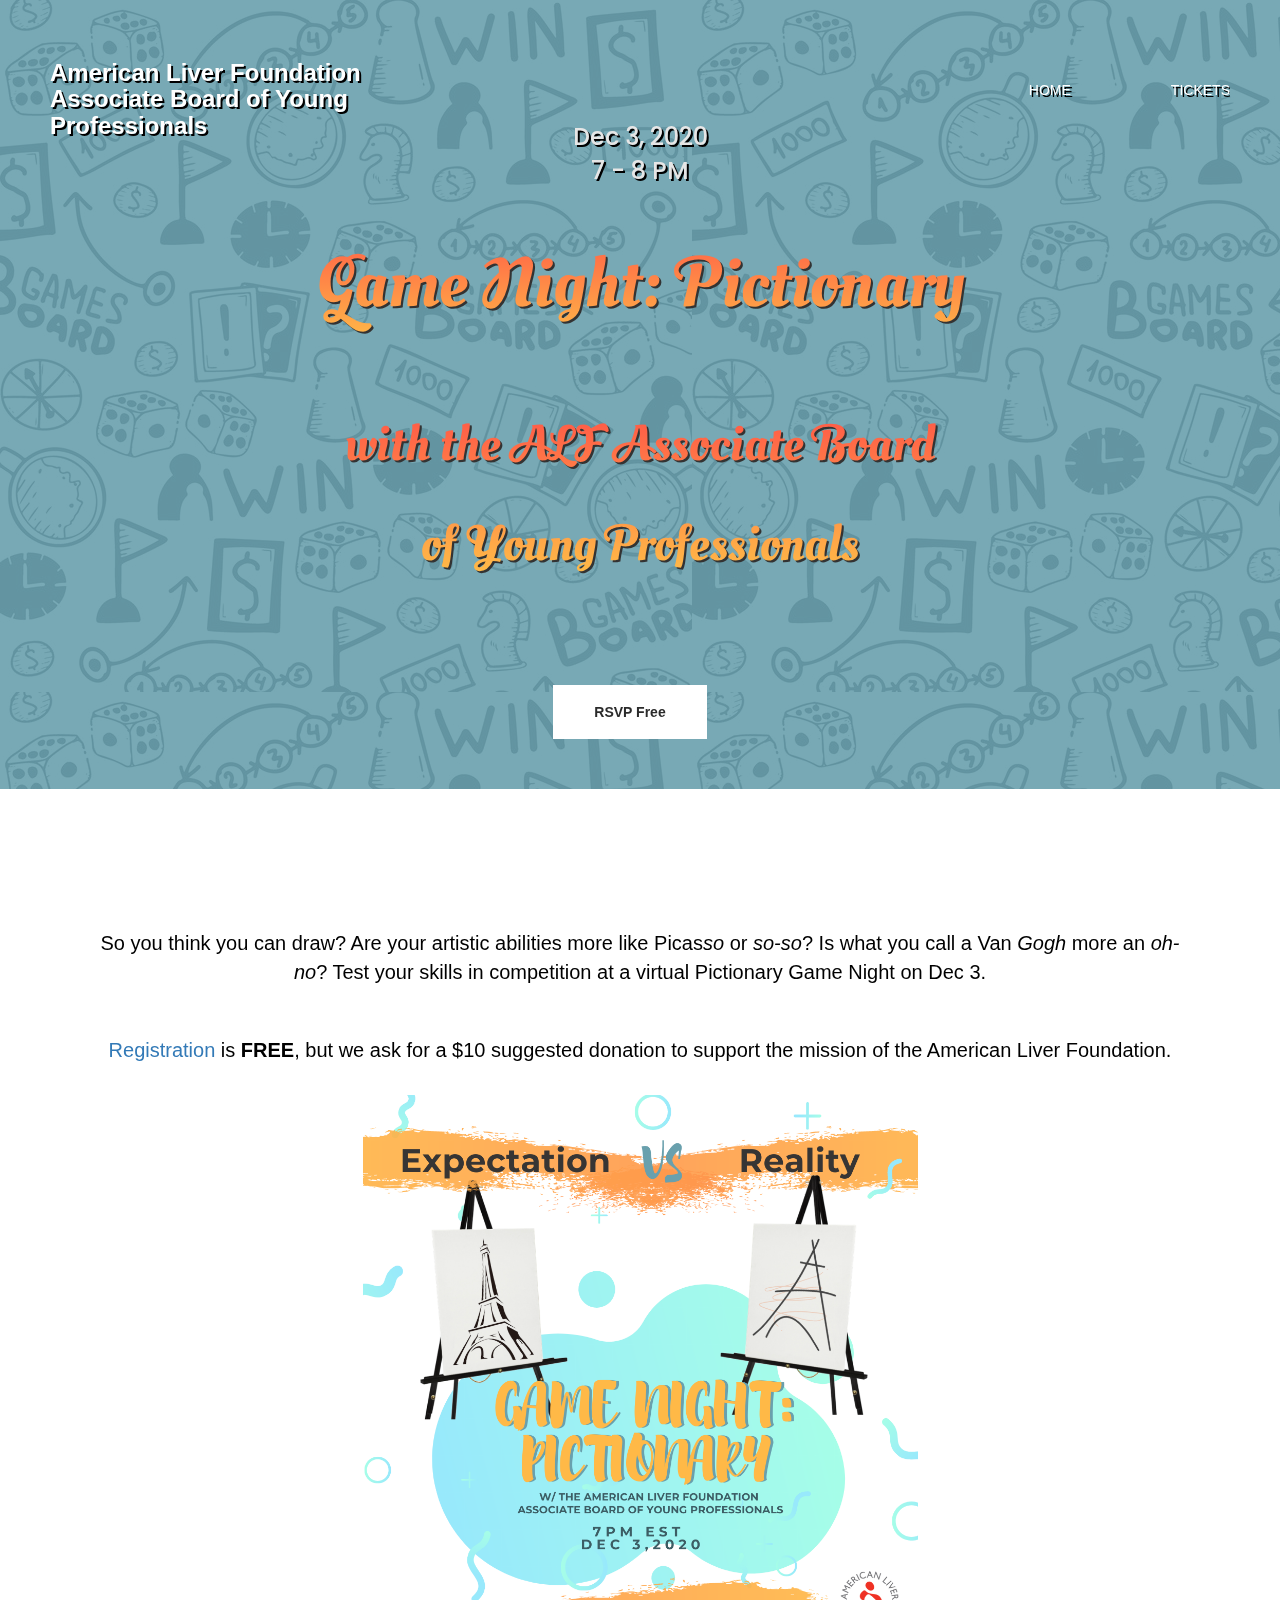
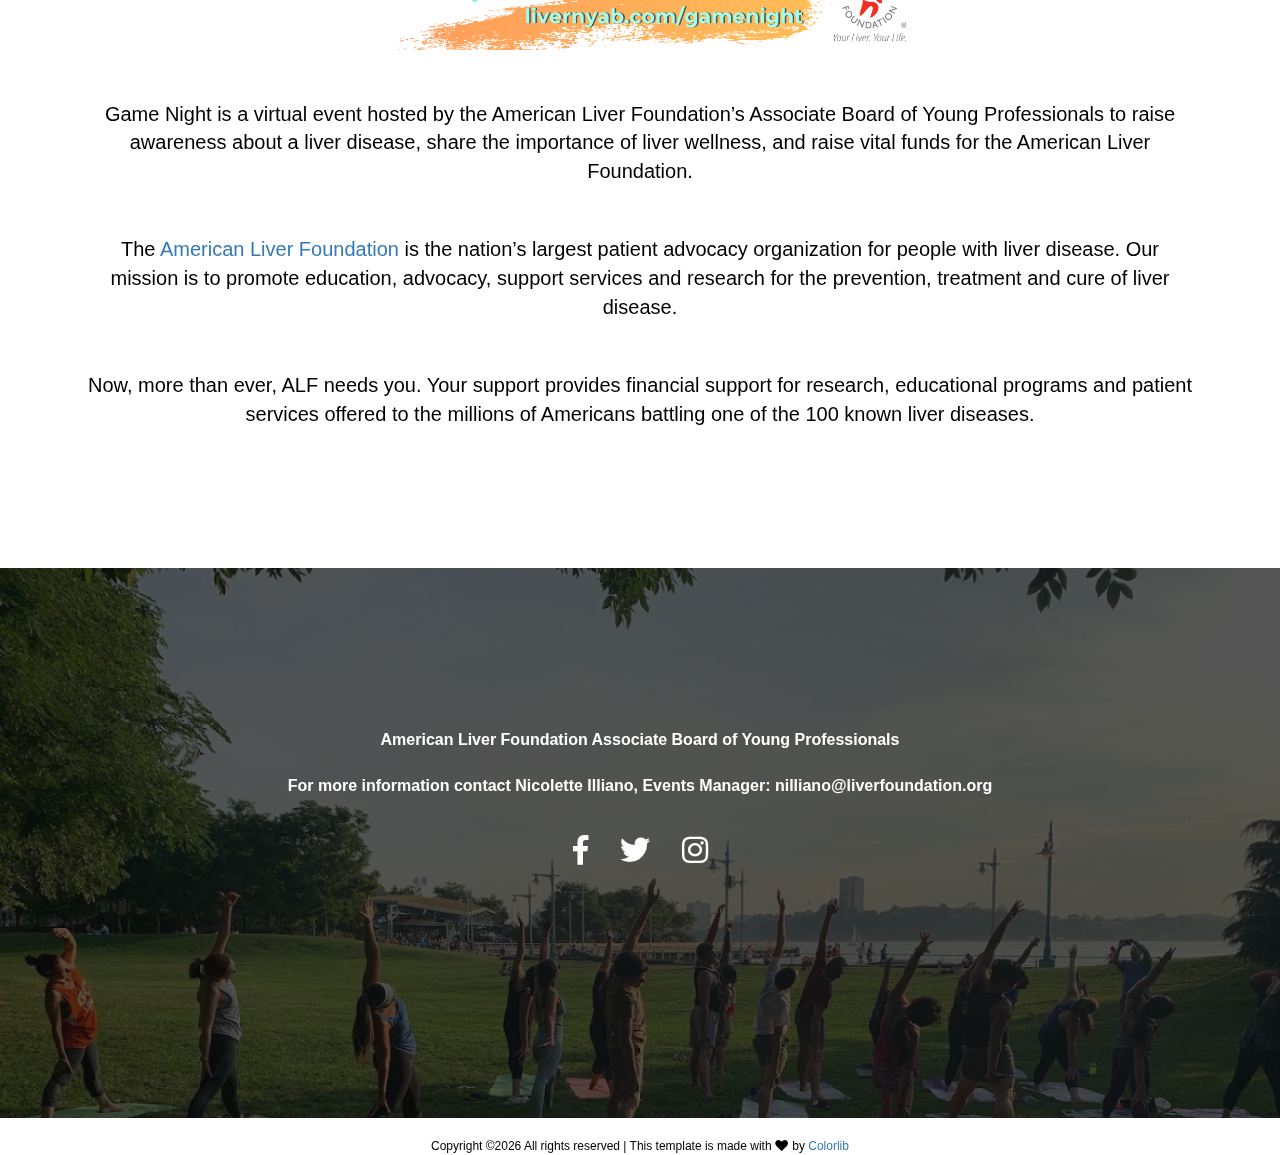
<file: site/game-night.html>
<!DOCTYPE html>
<html lang="en" dir="ltr">
<head>
    <!-- Required meta tags -->
    <meta charset="utf-8">
    <meta name="viewport" content="width=device-width, initial-scale=1, shrink-to-fit=no">

    <title>American Liver Foundation - Game Night</title>

    <link href="https://fonts.googleapis.com/css?family=Poppins:300,400,500,600,700" rel="stylesheet">
    <link rel="preconnect" href="https://fonts.gstatic.com">
    <link href="https://fonts.googleapis.com/css2?family=Oleo+Script+Swash+Caps:wght@400;700&display=swap" rel="stylesheet">

    <!-- Bootstrap CSS -->
    <link rel="stylesheet" href="css/bootstrap.min.css">

    <!-- FontAwesome CSS -->
    <link rel="stylesheet" href="css/fontawesome-all.min.css">

    <!-- Swiper CSS -->
    <link rel="stylesheet" href="css/swiper.min.css">

    <!-- Styles -->
    <link rel="stylesheet" href="style.css">

    <!-- Added by MWE -->
    <link rel="stylesheet" href="https://maxcdn.bootstrapcdn.com/bootstrap/3.4.1/css/bootstrap.min.css">
    <script src="https://ajax.googleapis.com/ajax/libs/jquery/3.5.1/jquery.min.js"></script>
    <script src="https://maxcdn.bootstrapcdn.com/bootstrap/3.4.1/js/bootstrap.min.js"></script>
</head>

<body>
    <header class="site-header">
        <div class="header-bar">
            <div class="container-fluid">
                <div class="row align-items-center">
                    <div class="col-10 col-lg-4">
                        <h1 class="site-branding flex" style="text-shadow: 2px 2px #000;">
                            <a href="/gamenight">American Liver Foundation Associate Board of Young Professionals</a>
                        </h1>
                    </div>

                    <div class="col-2 col-lg-8">
                        <nav class="site-navigation">
                            <div class="hamburger-menu d-lg-none">
                                <span><a href="/gamenight" style="text-shadow: 2px 2px #000;">HOME</a></span>
                                <span><a href="https://alfevents.org/ab-gamenight" style="text-shadow: 2px 2px #000;">TICKETS</a></span>
                                <span></span>
                                <span></span>
                            </div><!-- .hamburger-menu -->

                            <ul>
                                <li><a href="gamenight" style="text-shadow: 2px 2px #000;">HOME</a></li>
                                <!-- <li><a href="about-us.html">ABOUT NASH</a></li> -->
                                <li><a href="https://alfevents.org/ab-gamenight" style="text-shadow: 2px 2px #000;">TICKETS</a></li>
                            </ul><!-- flex -->
                        </nav><!-- .site-navigation -->
                    </div><!-- .col-12 -->
                </div><!-- .row -->
            </div><!-- container-fluid -->
        </div><!-- header-bar -->
    </header><!-- .site-header -->

    <div class="hero-content hero-content-board-game-night">
      <div class="overlay4">
        <div class="container">
            <div class="row" style="padding-top: 150px;">
                <div class="col-12 offset-lg-1 col-lg-10">
                    <div class="entry-header">
                        <h3>Game Night: Pictionary</h3>
                        <h4>with the     ALF      Associate Board<br> of Young Professionals</h4>
                        <!-- <h3 style="color:#fff;">Weekend Zoom Festival</h3> -->
                        <br>
                        <!-- <h5 style="color:#fff;">Help us get one step closer to our vision of a world without liver disease.</h5> -->

                        <div class="entry-meta-date" style="text-shadow: 2px 2px #000;">
                            Dec 3, 2020
                            <br>
                            7 - 8 PM
                        </div><!-- .entry-meta-date -->
                    </div><!-- .entry-header -->
                </div><!-- .col-12 -->
            </div><!-- row -->

            <a href="https://alfevents.org/ab-gamenight">
              <div class="row">
                  <div class="col-12 ">
                      <div class="entry-footer entry-footer-game-night">
                          <a href="https://alfevents.org/ab-gamenight" class="btn">RSVP Free</a>
                          <!-- <a href="#schedule" class="btn current">Schedule</a> -->
                      </div>
                  </div>
              </div>
            </a>
        </div><!-- .container -->
      </div>
    </div><!-- .hero-content -->

    <div class="content-section">
        <div class="container">
            <div class="row">
              <div class="col-12 intro">
                <p class="intro">
                  So you think you can draw? Are your artistic abilities more like Picas<i>so</i> or <i>so-so</i>? Is what you call a Van <i>Gogh</i> more an <i>oh-no</i>? Test your skills in competition at a virtual Pictionary Game Night on Dec 3.
                </p>
                <p class="intro">
                <a href="https://alfevents.org/ab-gamenight">Registration</a> is <b>FREE</b>, but we ask for a $10 suggested donation to support the mission of the American Liver Foundation.
                  <div style="margin: 30px auto;">
                    <a href="https://alfevents.org/ab-gamenight">
                      <img src="images/game-night-pictionary-insta-eiffel-tower.png" width=50%>
                    </a>
                  </div>
                  </p><p class="intro">
                  Game Night is a virtual event hosted by the American Liver Foundation’s Associate Board of Young Professionals to raise awareness about a liver disease, share the importance of liver wellness, and raise vital funds for the American Liver Foundation.
                  </p><p class="intro">
                  The <a href="https://liverfoundation.org">American Liver Foundation</a> is the nation’s largest patient advocacy organization for people with liver disease. Our mission is to promote education, advocacy, support services and research for the prevention, treatment and cure of liver disease.
                  </p><p class="intro">
                  Now, more than ever, ALF needs you. Your support provides financial support for research, educational programs and patient services offered to the millions of Americans battling one of the 100 known liver diseases.
                </p><p class="intro">
              </p>
              </div>
            </div>
        </div>
    </div>


    <footer class="site-footer" style="margin-top:50px">
        <div class="footer-cover-title flex justify-content-center align-items-center">
            <h2></h2>
        </div><!-- .site-footer -->

        <div class="footer-content-wrapper">
            <div class="container">
                <div class="row">
                    <div class="col-12">
                        <div class="entry-title">
                            <!-- <a href="#">Nash Bash</a> -->
                        </div><!-- entry-title -->

                        <div class="entry-mail">
                          <a href="#">American Liver Foundation Associate Board of Young Professionals</a>
                          <br />
                          <br />
                            For more information contact Nicolette Illiano, Events Manager: <a href="nilliano@liverfoundation.org">nilliano@liverfoundation.org</a>

                        </div><!-- .entry-mail -->

                        <div class="footer-social">
                            <ul class="flex justify-content-center align-items-center">
                                <li><a href="https://www.facebook.com/alfgreaterny/"><i class="fab fa-facebook-f"></i></a></li>
                                <li><a href="https://twitter.com/americanliverny"><i class="fab fa-twitter"></i></a></li>
                                <li><a href="https://www.instagram.com/americanlivernyc/"><i class="fab fa-instagram"></i></a></li>
                            </ul>
                        </div><!-- footer-social -->
                    </div><!-- col -->
                </div><!-- row -->
            </div><!-- container -->
        </div><!-- footer-content-wrapper -->
    </footer><!-- site-footer -->

    <div class="row">
      <div class="col-12">
        <div class="copyright-info">
            <!-- Link back to Colorlib can't be removed. Template is licensed under CC BY 3.0. -->
    Copyright &copy;<script>document.write(new Date().getFullYear());</script> All rights reserved | This template is made with <i class="fa fa-heart" aria-hidden="true"></i> by <a href="https://colorlib.com" target="_blank">Colorlib</a>
    <!-- Link back to Colorlib can't be removed. Template is licensed under CC BY 3.0. -->
        </div><!-- copyright-info -->
      </div>
    </div>

    <script type='text/javascript' src='js/jquery.js'></script>
    <script type='text/javascript' src='js/masonry.pkgd.min.js'></script>
    <script type='text/javascript' src='js/jquery.collapsible.min.js'></script>
    <script type='text/javascript' src='js/swiper.min.js'></script>
    <script type='text/javascript' src='js/jquery.countdown.min.js'></script>
    <script type='text/javascript' src='js/circle-progress.min.js'></script>
    <script type='text/javascript' src='js/jquery.countTo.min.js'></script>
    <script type='text/javascript' src='js/custom.js'></script>
</body>
</html>
</file>
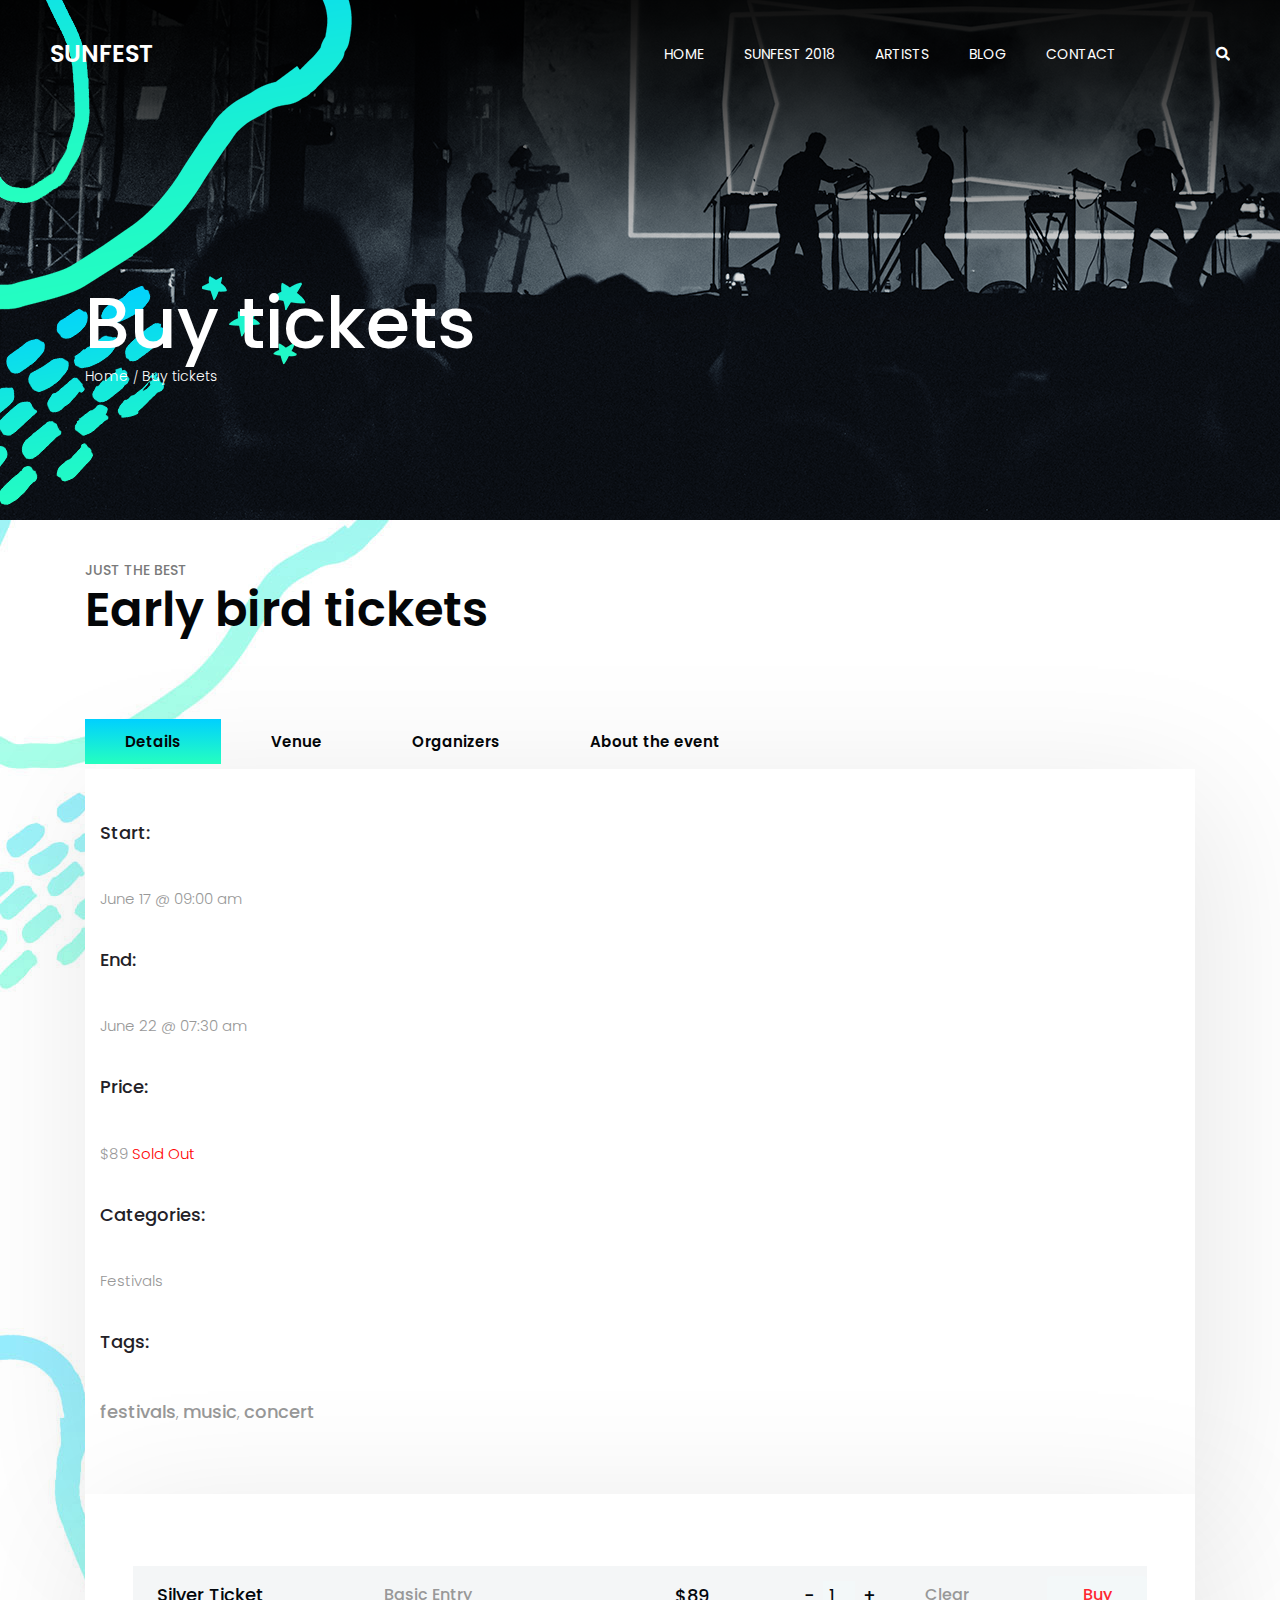
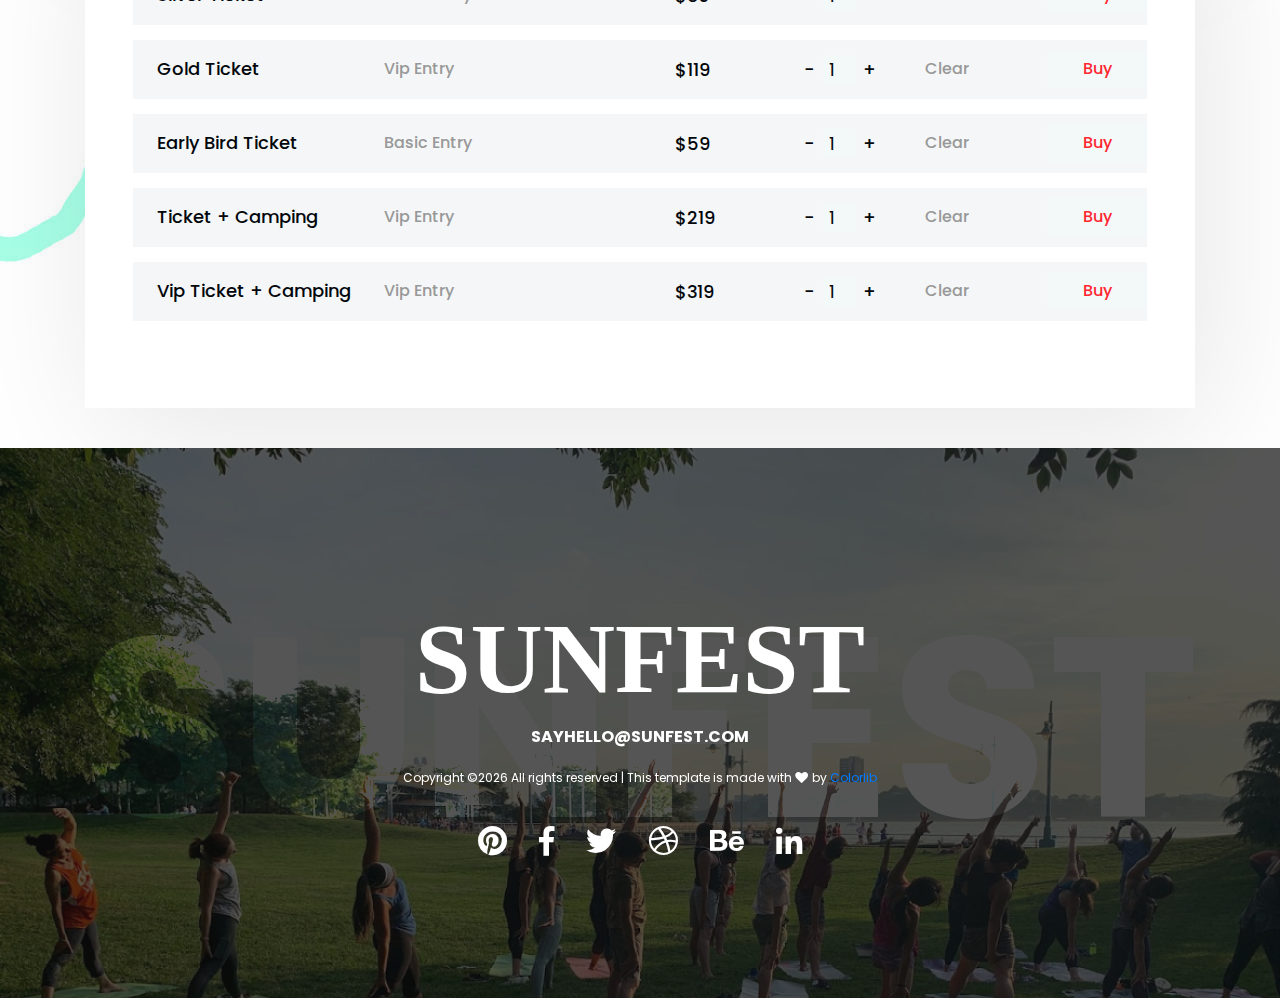
<file: site/ticket.html>
<!DOCTYPE html>
<html lang="en" dir="ltr">
<head>
    <!-- Required meta tags -->
    <meta charset="utf-8">
    <meta name="viewport" content="width=device-width, initial-scale=1, shrink-to-fit=no">

    <title>Hello World!</title>

    <link href="https://fonts.googleapis.com/css?family=Poppins:300,400,500,600,700" rel="stylesheet">
    <!-- Bootstrap CSS -->
    <link rel="stylesheet" href="css/bootstrap.min.css">

    <!-- FontAwesome CSS -->
    <link rel="stylesheet" href="css/fontawesome-all.min.css">

    <!-- Swiper CSS -->
    <link rel="stylesheet" href="css/swiper.min.css">

    <!-- Styles -->
    <link rel="stylesheet" href="style.css">
</head>

<body class="tickets-page">
    <header class="site-header">
        <div class="header-bar">
            <div class="container-fluid">
                <div class="row align-items-center">
                    <div class="col-10 col-lg-4">
                        <h1 class="site-branding flex">
                            <a href="#">SUNFEST</a>
                        </h1>
                    </div>

                    <div class="col-2 col-lg-8">
                        <nav class="site-navigation">
                            <div class="hamburger-menu d-lg-none">
                                <span></span>
                                <span></span>
                                <span></span>
                                <span></span>
                            </div><!-- .hamburger-menu -->

                            <ul>
                                <li><a href="#">HOME</a></li>
                                <li><a href="#">SUNFEST 2018</a></li>
                                <li><a href="#">ARTISTS</a></li>
                                <li><a href="#">BLOG</a></li>
                                <li><a href="#">CONTACT</a></li>
                                <li><a href="#"><i class="fas fa-search"></i></a></li>
                            </ul><!-- flex -->
                        </nav><!-- .site-navigation -->
                    </div><!-- .col-12 -->
                </div><!-- .row -->
            </div><!-- container-fluid -->
        </div><!-- header-bar -->
    </header><!-- .site-header -->

    <div class="page-header">
        <div class="container">
            <div class="row">
                <div class="col-12">
                    <div class="entry-header">
                        <h2 class="entry-title">Buy tickets</h2>

                        <ul class="breadcrumbs flex align-items-center">
                            <li><a href="#">Home</a></li>
                            <li>Buy tickets</li>
                        </ul><!-- .breadcrumbs -->
                    </div><!-- entry-header -->
                </div><!-- col-12 -->
            </div><!-- row -->
        </div><!-- container -->
    </div><!-- page-header -->

    <div class="main-content">
        <div class="container">
            <div class="entry-header">
                <div class="entry-title">
                    <p>JUST THE BEST</p>
                    <h2>Early bird tickets</h2>
                </div><!-- entry-title -->
            </div><!-- entry-header -->

            <div class="row">
                <div class="col-12">
                    <div class="tabs">
                        <ul class="tabs-nav flex">
                            <li class="tab-nav flex justify-content-center align-items-center active" data-target="#tab_details">Details</li>
                            <li class="tab-nav flex justify-content-center align-items-center" data-target="#tab_venue">Venue</li>
                            <li class="tab-nav flex justify-content-center align-items-center" data-target="#tab_organizers">Organizers</li>
                            <li class="tab-nav flex justify-content-center align-items-center" data-target="#tab_about">About the event</li>
                        </ul><!-- tabs-nav -->

                        <div class="tabs-container">
                            <div id="tab_details" class="tab-content">
                                <div class="flex flex-wrap justify-content-between">
                                    <div class="single-event-details">
                                        <div class="single-event-details-row">
                                            <label>Start:</label>
                                            <p>June 17 @ 09:00 am</p>
                                        </div>

                                        <div class="single-event-details-row">
                                            <label>End:</label>
                                            <p>June 22 @ 07:30 am</p>
                                        </div>

                                        <div class="single-event-details-row">
                                            <label>Price:</label>
                                            <p class="sold-out">$89 <span>Sold Out</span></p>
                                        </div>

                                        <div class="single-event-details-row">
                                            <label>Categories:</label>
                                            <p>Festivals</p>
                                        </div>

                                        <div class="single-event-details-row">
                                            <label>Tags:</label>
                                            <p><a href="#">festivals</a>, <a href="#">music</a>, <a href="#">concert</a></p>
                                        </div>
                                    </div>

                                    <div class="single-event-map">
                                        <iframe id="gmap_canvas" src="https://maps.google.com/maps?q=university of san francisco&t=&z=15&ie=UTF8&iwloc=&output=embed" frameborder="0" scrolling="no" marginheight="0" marginwidth="0"></iframe>
                                    </div>
                                </div>
                            </div><!-- .tab-content -->

                            <div id="tab_venue" class="tab-content">
                                <p>Curabitur venenatis efficitur lorem sed tempor. Integer aliquet tempor cursus. Nullam vestibulum convallis risus vel condimentum. Nullam auctor lorem in libero luctus, vel volutpat quam tincidunt. Morbi sodales, dolor id ultricies dictum, diam odio tempor purus, at ultrices elit nulla ac nisl. Vestibulum enim sapien, blandit finibus elit vitae, venenatis tempor enim. </p>
                            </div><!-- .tab-content -->

                            <div id="tab_organizers" class="tab-content">
                                <p>Curabitur venenatis efficitur lorem sed tempor. Integer aliquet tempor cursus. Nullam vestibulum convallis risus vel condimentum. Nullam auctor lorem in libero luctus, vel volutpat quam tincidunt. Morbi sodales, dolor id ultricies dictum, diam odio tempor purus, at ultrices elit nulla ac nisl. Vestibulum enim sapien, blandit finibus elit vitae, venenatis tempor enim. </p>
                            </div><!-- .tab-content -->

                            <div id="tab_about" class="tab-content">
                                <p>Curabitur venenatis efficitur lorem sed tempor. Integer aliquet tempor cursus. Nullam vestibulum convallis risus vel condimentum. Nullam auctor lorem in libero luctus, vel volutpat quam tincidunt. Morbi sodales, dolor id ultricies dictum, diam odio tempor purus, at ultrices elit nulla ac nisl. Vestibulum enim sapien, blandit finibus elit vitae, venenatis tempor enim. </p>
                            </div><!-- .tab-content -->
                        </div><!-- .tabs-container -->
                    </div><!-- .tabs -->
                </div><!-- .col-12 -->
            </div><!-- .row -->

            <div class="row">
                <div class="col-12">
                    <div class="event-tickets">
                        <div class="ticket-row flex flex-column flex-lg-row justify-content-lg-between align-items-lg-center">
                            <div class="ticket-type flex flex-column flex-lg-row align-items-lg-center">
                                <h3 class="entry-title">Silver Ticket</h3>

                                <span class="mt-2 mt-lg-0">Basic Entry</span>

                                <div class="ticket-price mt-3 mt-lg-0">
                                    $89
                                </div><!-- ticket-price -->
                            </div><!-- ticket-type -->

                            <div class="flex align-items-center">
                                <div class="number-of-tickets flex justify-content-between align-items-center">
                                    <span class="decrease-ticket">-</span>
                                    <input type="number" name="" value="1" class="ticket-count">
                                    <span class="increase-ticket">+</span>
                                </div><!-- number-of-tickets -->

                                <div class="clear-ticket-count">Clear</div>
                            </div><!-- flex -->

                            <input type="submit" name="" value="Buy" class="btn mt-2 mb-2 mt-lg-0 mb-lg-0"><!-- btn -->
                        </div><!-- ticket-row -->

                        <div class="ticket-row flex flex-column flex-lg-row justify-content-lg-between align-items-lg-center">
                            <div class="ticket-type flex flex-column flex-lg-row align-items-lg-center">
                                <h3 class="entry-title"> Gold Ticket</h3>
                                <span class="mt-2 mt-lg-0"> Vip Entry</span>
                                <div class="ticket-price mt-3 mt-lg-0">
                                    $119
                                </div><!-- ticket-price -->
                            </div><!-- ticket-type -->

                            <div class="flex align-items-center">
                                <div class="number-of-tickets flex justify-content-between align-items-center">
                                    <span class="decrease-ticket">-</span>
                                    <input type="number" name="" value="1" class="ticket-count">
                                    <span class="increase-ticket">+</span>
                                </div><!-- number-of-tickets -->

                                <div class="clear-ticket-count">Clear</div>
                            </div><!-- flex -->
                            <input type="submit" name="" value="Buy" class="btn mt-2 mb-2 mt-lg-0 mb-lg-0"><!-- btn -->
                        </div><!-- ticket-row -->

                        <div class="ticket-row flex flex-column flex-lg-row justify-content-lg-between align-items-lg-center">
                            <div class="ticket-type flex flex-column flex-lg-row align-items-lg-center">
                                <h3 class="entry-title"> Early Bird Ticket</h3>
                                <span class="mt-2 mt-lg-0"> Basic Entry</span>
                                <div class="ticket-price mt-3 mt-lg-0">
                                    $59
                                </div><!-- ticket-price -->
                            </div><!-- ticket-type -->

                            <div class="flex align-items-center">
                                <div class="number-of-tickets flex justify-content-between align-items-center">
                                    <span class="decrease-ticket">-</span>
                                    <input type="number" name="" value="1" class="ticket-count">
                                    <span class="increase-ticket">+</span>
                                </div><!-- number-of-tickets -->

                                <div class="clear-ticket-count">Clear</div>
                            </div><!-- flex -->

                            <input type="submit" name="" value="Buy" class="btn mt-2 mb-2 mt-lg-0 mb-lg-0"><!-- btn -->
                        </div><!-- ticket-row -->

                        <div class="ticket-row flex flex-column flex-lg-row justify-content-lg-between align-items-lg-center">
                            <div class="ticket-type flex flex-column flex-lg-row align-items-lg-center">
                                <h3 class="entry-title">Ticket + Camping</h3>
                                <span class="mt-2 mt-lg-0"> Vip Entry</span>
                                <div class="ticket-price mt-3 mt-lg-0">
                                    $219
                                </div><!-- ticket-price -->
                            </div><!-- ticket-type -->

                            <div class="flex align-items-center">
                                <div class="number-of-tickets flex justify-content-between align-items-center">
                                    <span class="decrease-ticket">-</span>
                                    <input type="number" name="" value="1" class="ticket-count">
                                    <span class="increase-ticket">+</span>
                                </div><!-- number-of-tickets -->

                                <div class="clear-ticket-count">Clear</div>
                            </div><!-- flex -->

                            <input type="submit" name="" value="Buy" class="btn mt-2 mb-2 mt-lg-0 mb-lg-0"><!-- btn -->
                        </div><!-- ticket-row -->

                        <div class="ticket-row flex flex-column flex-lg-row justify-content-lg-between align-items-lg-center">
                            <div class="ticket-type flex flex-column flex-lg-row align-items-lg-center">
                                <h3 class="entry-title">Vip Ticket + Camping</h3>
                                <span class="mt-2 mt-lg-0"> Vip Entry</span>
                                <div class="ticket-price mt-3 mt-lg-0">
                                    $319
                                </div><!-- ticket-price -->
                            </div><!-- ticket-type -->

                            <div class="flex align-items-center">
                                <div class="number-of-tickets flex justify-content-between align-items-center">
                                    <span class="decrease-ticket">-</span>
                                    <input type="number" name="" value="1" class="ticket-count">
                                    <span class="increase-ticket">+</span>
                                </div><!-- number-of-tickets -->

                                <div class="clear-ticket-count">Clear</div>
                            </div><!-- flex -->

                            <input type="submit" name="" value="Buy" class="btn"><!-- btn -->
                        </div><!-- ticket-row -->
                    </div><!-- event-tickets -->
                </div><!-- col-12 -->
            </div><!-- row -->
        </div><!-- container -->
    </div><!-- main-content -->

    <footer class="site-footer">
        <div class="footer-cover-title flex justify-content-center align-items-center">
            <h2>SUNFEST</h2>
        </div><!-- .site-footer -->

        <div class="footer-content-wrapper">
            <div class="container">
                <div class="row">
                    <div class="col-12">
                        <div class="entry-title">
                            <a href="#">SUNFEST</a>
                        </div><!-- entry-title -->

                        <div class="entry-mail">
                            <a href="#">SAYHELLO@SUNFEST.COM</a>
                        </div><!-- .entry-mail -->

                        <div class="copyright-info">
                            <!-- Link back to Colorlib can't be removed. Template is licensed under CC BY 3.0. -->
Copyright &copy;<script>document.write(new Date().getFullYear());</script> All rights reserved | This template is made with <i class="fa fa-heart" aria-hidden="true"></i> by <a href="https://colorlib.com" target="_blank">Colorlib</a>
<!-- Link back to Colorlib can't be removed. Template is licensed under CC BY 3.0. -->
                        </div><!-- copyright-info -->

                        <div class="footer-social">
                            <ul class="flex justify-content-center align-items-center">
                                <li><a href="#"><i class="fab fa-pinterest"></i></a></li>
                                <li><a href="#"><i class="fab fa-facebook-f"></i></a></li>
                                <li><a href="#"><i class="fab fa-twitter"></i></a></li>
                                <li><a href="#"><i class="fab fa-dribbble"></i></a></li>
                                <li><a href="#"><i class="fab fa-behance"></i></a></li>
                                <li><a href="#"><i class="fab fa-linkedin-in"></i></a></li>
                            </ul>
                        </div><!-- footer-social -->
                    </div><!-- col -->
                </div><!-- row -->
            </div><!-- container -->
        </div><!-- footer-content-wrapper -->
    </footer><!-- site-footer -->

    <script type='text/javascript' src='js/jquery.js'></script>
    <script type='text/javascript' src='js/masonry.pkgd.min.js'></script>
    <script type='text/javascript' src='js/jquery.collapsible.min.js'></script>
    <script type='text/javascript' src='js/swiper.min.js'></script>
    <script type='text/javascript' src='js/jquery.countdown.min.js'></script>
    <script type='text/javascript' src='js/circle-progress.min.js'></script>
    <script type='text/javascript' src='js/jquery.countTo.min.js'></script>
    <script type='text/javascript' src='js/custom.js'></script>
</body>
</html>
</file>
<file: site/style.css>
/*------------------------------------------------------------
# Global classes
------------------------------------------------------------*/
/* background: -webkit-linear-gradient(#ff4747, #ffce47); */


.content-section ul {
  margin: 30px 0px;
}

.content-section li {
  color: #000;
  font-size: 20px;
}

.pad-top-100 {
  padding-top: 100px;
}

div .intro {
  margin-top: 50px;
}

.intro {
    color: #000;
    font-size: 20px;
    text-align: center;
}

.entry-description .intro-main {
    margin-top: 50px;
    color: #000;
    font-size: 20px;
    /* text-align: center; */
}

.day {
    color: #000
}

.day-spacer {
  padding-top: 100px;
}

.flex {
    display: flex;
}

body {
    font-family: 'Poppins', sans-serif;
    font-size: 15px;
    font-weight: normal;
    color: hsl(0, 0%, 90%);
}

/* @font-face {
    font-family: "mountains";
    src: url(fonts/beyond_the_mountains.ttf);
    src: url(fonts/beyond_the_mountains.otf);
    font-weight: 400;
} */

.d-col-n {
    position: relative;
    width: 100%;
    min-height: 1px;
    padding-right: 15px;
    padding-left: 15px;
    -webkit-box-flex: 0;
    -ms-flex: 0 0 20%;
    flex: 0 0 20%;
    max-width: 20%;
}

/*------------------------------------------------------------
# site-header
------------------------------------------------------------*/
.home-page {
    background: url(images/middle-cover.jpg);
    background-repeat: repeat-y;
}

.site-header {
    position: relative;
    width: 100%;
}

.site-header figure {
    margin: 0;
    padding: 0;
}

.site-header figure img {
    max-width: 100%;
}

/*------------------------------------------------------------
## header-bar
------------------------------------------------------------*/
.site-header .header-bar {
    position: absolute;
    top: 0;
    left: 0;
    z-index: 99;
    width: 100%;
    padding: 40px 0;
}

.header-bar .site-branding {
    margin-bottom: 0;
    font-size: 24px;
    font-weight: 600;
}

.header-bar .site-branding a {
    color: hsl(0, 0%, 100%);
    text-decoration: none;
}

/*------------------------------------------------------------
### site-navigation
------------------------------------------------------------*/
/*
  Hamburger Menu
----------------------------------------*/
.hamburger-menu {
    position: relative;
    width: 100%;
    max-width: 24px;
    height: 22px;
    margin-left: auto;
    transition: .5s ease-in-out;
    cursor: pointer;
}

.hamburger-menu span {
    display: block;
    position: absolute;
    height: 2px;
    width: 100%;
    background: #fff;
    border-radius: 10px;
    opacity: 1;
    left: 0;
    transition: .25s ease-in-out;
}

.hamburger-menu span:nth-child(1) {
    top: 2px;
}

.hamburger-menu span:nth-child(2),
.hamburger-menu span:nth-child(3) {
    top: 10px;
}

.hamburger-menu span:nth-child(4) {
    top: 18px;
}

.hamburger-menu.open span:nth-child(1) {
    top: 18px;
    width: 0;
    left: 50%;
}

.hamburger-menu.open span:nth-child(2) {
    transform: rotate(45deg);
}

.hamburger-menu.open span:nth-child(3) {
    transform: rotate(-45deg);
}

.hamburger-menu.open span:nth-child(4) {
    top: 18px;
    width: 0;
    left: 50%;
}

.site-navigation {
    position: absolute;
    top: -11px;
    right: 15px;
    z-index: 9999;
    width: 100%;
    height: 22px;
    overflow: hidden;
    list-style: none;
    transition: all .35s;
    color: hsl(0, 0%, 100%);
}

.site-navigation.show {
    height: auto;
}

.site-navigation ul {
    position: fixed;
    top: 0;
    left: -320px;
    z-index: 9999;
    width: 320px;
    height: 100vh;
    overflow-x: scroll;
    padding: 30px;
    margin: 0;
    background: #050505;
    transition: all 0.35s;
}

.site-navigation.show ul {
    left: 0;
}

.site-navigation ul li {
    display: block;
    padding: 15px 0;
}

.site-navigation ul li a {
    display: block;
    color: #fff;
    transition: all 0.35s;
    text-decoration: none;
    font-size: 14px;
    padding-left: 40px;
}

@media screen and (min-width: 992px) {
    .header-bar .site-branding {
        margin-left: 35px;
    }

    .site-navigation {
        position: relative;
        top: auto;
        right: auto;
        height: auto;
        padding-right: 35px;
        background: transparent;
    }

    .site-navigation ul {
        display: flex;
        flex-wrap: wrap;
        justify-content: flex-end;
        align-items: center;
        position: relative;
        top: auto;
        left: auto;
        width: 100%;
        height: auto;
        padding: 0;
        overflow: auto;
        background: transparent;
    }

    .site-navigation ul li {
        padding: 0;
    }

    .site-navigation ul li:nth-last-of-type(1) {
        padding-left: 60px;
    }

    .site-navigation ul li a {
        color: #fff;
    }
}

/*------------------------------------------------------------
# hero
-----------------------------------------------------------*/
.hero-content {
    margin: 0 0;
    /* background: url("images/IMG_5833.jpg") no-repeat; */
    /* background: url("images/board-game-bg.jpg") no-repeat; */
    background-size: cover;
}

.hero-content-board-game-night {
    background: url("images/board-game-tile-bg.jpg");
    background-repeat: repeat;
}

.hero-content-nash-bash {
    /* margin: 0 0; */
    background: url("images/IMG_5833.jpg") no-repeat;
    background-size: cover;
}

.overlay2 {
  padding: 220px 0;
  background-color: rgba(0, 0, 0, 0.7);
  top: 0;
  left: 0;
  width: 100%;
  height: 100%;
  position: relative;
  z-index: 1;
}

.overlay3 {
  /* padding: 220px 0; */
  background-color: rgba(0, 0, 0, 0.7);
  top: 0;
  left: 0;
  width: 100%;
  height: 100%;
  position: relative;
  z-index: 1;
}

.overlay4 {
  /* padding: 220px 0; */
  background-color: rgba(105, 160, 173, 0.9);
  top: 0;
  left: 0;
  width: 100%;
  height: 100%;
  position: relative;
  z-index: 1;
}


.hero-content .entry-header {
    position: relative;
    padding-top: 25px;
    text-align: center;
}

.hero-content .entry-header h2 {
    padding: 50px;
    margin-top: 40px;
    /* font-family: mountains; */
    font-family: 'Oleo Script Swash Caps', cursive;
    font-size:120px;
    /* background: -webkit-linear-gradient(#00d0ff, #25ffbf); */
    /* background: -webkit-linear-gradient(#ff4747, #ffce47); */
    background: -webkit-linear-gradient(#ff914d, rgb(255, 185, 71));
    -webkit-background-clip: text;
    -webkit-text-fill-color: transparent;
}

.hero-content .entry-header h3 {
    padding: 10px;
    margin-top: 30px;
    /* font-family: mountains; */
    font-family: 'Oleo Script Swash Caps', cursive;
    font-size:70px;
    line-height: 2;
    /* background: -webkit-linear-gradient(#00d0ff, #25ffbf); */
    background: -webkit-linear-gradient(#ff4747, #ffce47);
    -webkit-background-clip: text;
    -webkit-text-fill-color: transparent;
    filter: drop-shadow(2px 2px #333);
}

.hero-content .entry-header h4 {
    padding: 10px;
    margin-top: 20px;
    /* font-family: mountains; */
    font-family: 'Oleo Script Swash Caps', cursive;
    font-size:50px;
    line-height: 2;
    /* background: -webkit-linear-gradient(#00d0ff, #25ffbf); */
    background: -webkit-linear-gradient(#ff4747, #ffce47);
    -webkit-background-clip: text;
    -webkit-text-fill-color: transparent;
    filter: drop-shadow(2px 2px #333);
}

.hero-content .entry-header .entry-meta-date {
    position: absolute;
    width: 100%;
    top: -10px;
    font-family: 'Poppins', sans-serif;
    font-size: 24px;
    font-weight: 500;
    color: hsl(0, 0%, 90%);
    text-align: center;
}

@media screen and (min-width: 992px) {
    .hero-content .entry-header h2 {
        font-size: 172px;
        margin-top: -20px;
    }

    .hero-content .entry-header .entry-meta-date {
        margin-top: -20px;
    }
}

/*------------------------------------------------------------
## countdown
------------------------------------------------------------*/
.countdown {
    margin-top: 40px;
}

.countdown-holder {
    min-width: 150px;
    margin-bottom: 30px;
}

.countdown-holder .dday,
.countdown-holder .dhour,
.countdown-holder .dmin,
.countdown-holder .dsec {
    display: block;
    font-size: 72px;
    font-weight: 600;
    line-height: 1;
    color: hsl(0, 0%, 100%);
}

.countdown-holder label {
    display: block;
    font-size: 18px;
    font-weight: 600;
    color: hsl(0, 0%, 100%);
}

/*------------------------------------------------------------
## hero-content entry-footer
------------------------------------------------------------*/
.hero-content .entry-footer {
    margin-top: 125px;
    text-align: center;
}

.hero-content .entry-footer {
    margin-top: 125px;
    text-align: center;
}

.hero-content .entry-footer-game-night {
    margin-top: 50px;
    margin-bottom: 50px;
    text-align: center;
}

.hero-content .entry-footer .btn {
    background: hsl(0, 0%, 100%);
    padding: 16px 40px;
    border-radius: 0;
    margin-right: 20px;
    color: hsl(0, 0%, 17%);
    font-weight: 600;
}

/* .hero-content .entry-footer a:hover, .hero-content .entry-footer .current {
    background: -webkit-linear-gradient(#00d0ff, #25ffbf);
    background: -webkit-linear-gradient(#ff4747, #ffce47);
    color: hsl(0, 0%, 0%);
} */

/*------------------------------------------------------------
# The Lineup Artists - Headliners
------------------------------------------------------------*/
.content-section {
    /* min-height: 4640px; */
    width: 100%;
    padding-top: 40px;
    padding-bottom: 40px;
    /* background: url("images/middle-cover.jpg"); */
    background-repeat: repeat-y;
    background-size: 100% auto;
}

.content-section-nash-bash {
    min-height: 3000px;
}

.content-section .middle-cover {
    margin: 0;
    padding: 0;
    position: relative;
}

.content-section .middle-cover img {
    max-width: 100%;
}

/*------------------------------------------------------------
## lineup-artists-headline
------------------------------------------------------------*/
.lineup-artists-headline {
    margin-top: 115px;
}

.lineup-artists-headline .entry-title p {
    margin: 0;
    padding: 0;
    font-size: 14px;
    font-weight: 600;
    color: hsl(0, 0%, 48%);
}

.lineup-artists-headline .entry-title h2 {
    width: 100%;
    font-size: 48px;
    font-weight: 600;
    color: hsl(0, 0%, 0%);
}

/*------------------------------------------------------------
## lineup-artists
------------------------------------------------------------*/
.lineup-artists {
    padding-top: 80px;
}

.lineup-artists .featured-image {
    margin: 0;
    padding: 0;
}

.lineup-artists .featured-image {
    width: 100%;
}

.lineup-artists .featured-image img {
    width: 100%;
    max-width: 100%;
}

/*------------------------------------------------------------
### lineup-artists-wrap
------------------------------------------------------------*/
.lineup-artists .lineup-artists-wrap {
    margin-top: 80px;
}

.lineup-artists .lineup-artists-wrap .lineup-artists-description {
    position: relative;
    width: 100%;
}

.lineup-artists .lineup-artists-wrap .lineup-artists-description-container {
    position: relative;
    padding: 30px;
    background: hsl(0, 0%, 100%);
    box-shadow: 50px 40px 115px rgba(0, 0, 0, 0.1);
}

.lineup-artists-description .entry-title {
    font-size: 30px;
    font-weight: 600;
    color: hsl(0, 0%, 9%);
}

.lineup-artists-description .entry-content {
    margin-top: 20px;
    font-size: 15px;
    color: hsl(0, 0%, 60%);
    line-height: 2;
}

.lineup-artists-wrap .box-link {
    position: absolute;
    margin: 0;
    padding: 0;
    top: -24px;
    right: 50px;
    z-index: 999;
}

@media screen and (min-width: 768px) {
    .lineup-artists .lineup-artists-wrap {
        margin-top: 30px;
    }

    .lineup-artists .featured-image {
        max-width: 360px;
    }

    .lineup-artists .lineup-artists-wrap .lineup-artists-description {
        width: calc(100% - 360px);
    }

    .lineup-artists .lineup-artists-wrap .lineup-artists-description-container {
        position: absolute;
        z-index: 99;
        top: 100px;
        left: -75px;
        width: calc(100% + 75px);
    }

    .lineup-artists .lineup-artists-wrap:nth-of-type(even) .lineup-artists-description-container {
        right: -75px;
        left: auto;
    }

    .lineup-artists .lineup-artists-wrap:nth-of-type(even) .box-link {
        right: auto;
        left: 50px;
    }
}

@media screen and (min-width: 992px) {
    .lineup-artists .lineup-artists-wrap .lineup-artists-description-container {
        padding: 50px;
    }
}


@media screen and (min-width: 1200px) {
    .lineup-artists .lineup-artists-wrap .lineup-artists-description-container {
        max-width: 660px;
    }

    .lineup-artists .lineup-artists-wrap:nth-last-of-type(1) {
        margin-left: 80px;
    }
}

/*------------------------------------------------------------
# the-complete-lineup
------------------------------------------------------------*/
.the-complete-lineup {
    /* margin-top: 115px; */
}

.the-complete-lineup .entry-title p {
    margin: 0;
    padding: 0;
    font-size: 14px;
    font-weight: 600;
    color: hsl(0, 0%, 48%);
}

.the-complete-lineup .entry-title h2 {
    width: 100%;
    margin: 0;
    font-size: 48px;
    font-weight: 600;
    color: hsl(0, 0%, 0%);
}

/*------------------------------------------------------------
## the-complete-lineup-artists
------------------------------------------------------------*/
.the-complete-lineup-artists {
    position: relative;
    margin-top: 110px;
    height: auto;
}

.the-complete-lineup-artists .artist-single {
    margin-bottom: 0px;
}

.the-complete-lineup-artists .artist-single:nth-of-type(even) {
    margin-top: 120px;
}

.the-complete-lineup-artists .artist-single figure {
    margin: 0;
    padding: 0;
    width: 100%;
}

.the-complete-lineup-artists .artist-single .box-link {
    position: absolute;
    top: 15px;
    left: 232px;
    cursor: pointer;
}

.the-complete-lineup-artists .artist-single .featured-image img {
    max-width: 100%;
    height: auto;
    width: 255px;
}

.the-complete-lineup-artists .artist-single .featured-image a {
    display: block;
}

.the-complete-lineup-artists .artist-single h2 {
    margin-top: 38px;
    font-size: 24px;
    font-weight: 600;
    color: hsl(0, 0%, 2%);
    text-align: center;
}

@media screen and (min-width: 768px) {
    .the-complete-lineup-artists .artist-single:nth-child(6) {
        margin-top: 0;
    }
}


@media screen and (min-width: 1200px) {
    .the-complete-lineup-artists .artist-single:nth-child(1) {
        margin-top: 2px;
    }

    .the-complete-lineup-artists .artist-single:nth-child(2) {
        margin-top: 90px;
    }

    .the-complete-lineup-artists .artist-single:nth-child(3) {
        margin-top: 48px;
    }

    .the-complete-lineup-artists .artist-single:nth-child(4) {
        margin-top: 0;
    }

    .the-complete-lineup-artists .artist-single:nth-child(5) {
        margin-top: 75px;
    }

    .the-complete-lineup-artists .artist-single:nth-child(6) {
        margin-top: 165px;
    }

    .the-complete-lineup-artists .artist-single:nth-child(7) {
        margin-top: 25px;
    }

    .the-complete-lineup-artists .artist-single:nth-child(8) {
        margin-top: 75px;
    }
}

/*------------------------------------------------------------
# see the-complete-lineup button
------------------------------------------------------------*/
.see-complete-lineup {
    margin-top: 105px
}

.see-complete-lineup .entry-footer .btn {
    padding: 15px 35px;
    border-radius: 0;
    margin-right: 20px;
    /* background: -webkit-linear-gradient(#00d0ff, #25ffbf); */

    font-weight: 500;
}

.see-complete-lineup .entry-footer a {
    font-size: 14px;
    font-weight: 600;
    color: hsl(0, 0%, 100%);
}

/*------------------------------------------------------------
# homepage-next-events
------------------------------------------------------------*/
.homepage-next-events {
    margin-top: 100px;
}

.homepage-next-events .entry-title p {
    margin: 0;
    padding: 0;
    font-size: 14px;
    font-weight: 600;
    color: hsl(0, 0%, 48%);
}

.homepage-next-events .entry-title h2 {
    width: 100%;
    margin: 0;
    font-size: 48px;
    font-weight: 600;
    color: hsl(0, 0%, 0%);
}

/*------------------------------------------------------------
## .next-event-slider
------------------------------------------------------------*/
.next-event-slider-wrap {
    position: relative;
}

.next-event-slider {
    margin-top: 110px;
}

.next-event-slider .featured-image {
    display: block;
    margin: 0;
    position: relative;
}

.next-event-slider .featured-image img {
    display: block;
    width: 100%;
}

.next-event-slider .entry-content {
    position: absolute;
    top: 0;
    left: 0;
    z-index: 99;
    width: 100%;
    height: 100%;
    padding: 30px;
    text-align: center;
    background: rgba(0,0,0,.75);
    text-decoration: none;
    transition: all .5s;
    opacity: 0;
    visibility: hidden;
}

.next-event-slider .featured-image:hover .entry-content {
    opacity: 1;
    visibility: visible;
}

.next-event-slider .entry-content h3 {
    font-size: 24px;
    font-weight: 600;
    color: hsl(0, 0%, 100%);
}

.next-event-slider .entry-content p {
    font-size: 14px;
    color: hsl(0, 0%, 100%);
}

.next-event-slider-wrap .swiper-button-next {
    top: auto;
    bottom: -21px;
    right: auto;
    left: 50%;
    width: 42px;
    height: 42px;
    margin-left: -21px;
    background: transparent;
}

.next-event-slider-wrap .swiper-button-next img {
    width: 100%;
}

@media screen and (min-width: 768px){
    .next-event-slider-wrap .swiper-button-next {
        bottom: -42px;
        width: 84px;
        height: 84px;
        margin-left: -42px;
    }
}

/*------------------------------------------------------------
# home-page-last-news
------------------------------------------------------------*/
.home-page-last-news {
    margin-top: 220px;
}

.home-page-last-news .entry-title p {
    margin: 0;
    padding: 0;
    font-size: 14px;
    font-weight: 600;
    color: hsl(0, 0%, 48%);
}

.home-page-last-news .entry-title h2 {
    width: 100%;
    margin: 0;
    font-size: 48px;
    font-weight: 600;
    color: hsl(0, 0%, 0%);
}

/*------------------------------------------------------------
## home-page-last-news-wrap
------------------------------------------------------------*/
.home-page-last-news-wrap {
    margin-top: 110px;
}

.home-page-last-news-wrap .box-link-date {
    position: absolute;
    top: 30px;
    left: 0;
    padding: 10px 25px;
    background: -webkit-linear-gradient(#00d0ff, #25ffbf);
    font-size: 20px;
    font-weight: 500;
}

.home-page-last-news-wrap .box-link-date a {
    color: hsl(0, 0%, 100%);
    text-decoration: none;
}

.home-page-last-news-wrap .content-wrapper {
    background: hsl(0, 0%, 100%);
    box-shadow: 10px 40px 115px 27px rgba(0, 0, 0, 0.1);
}

.home-page-last-news-wrap .featured-image {
    margin: 0;
    padding: 0;
    box-shadow: 10px 40px 115px 27px rgba(0, 0, 0, 0.1);
}

.home-page-last-news-wrap .featured-image img {
    max-width: 100%;
}

.home-page-last-news-wrap .entry-content {
    padding: 35px 45px;
}

.home-page-last-news-wrap .entry-content .entry-header h2 {
    font-size: 24px;
    font-weight: 600;
    color: hsl(0, 0%, 9%);
}

.home-page-last-news-wrap .entry-content .entry-header h2 a {
    color: hsl(0, 0%, 9%);
}

.home-page-last-news-wrap .entry-content .entry-meta {
    margin-top: 6px;
    font-size: 12px;
    color: hsl(0, 0%, 9%);
    font-weight: 500;
}

.home-page-last-news-wrap .entry-content .entry-meta a {
    color: hsl(0, 0%, 10%);
}

.home-page-last-news-wrap .entry-content .entry-description {
    margin-top: 25px;
    font-size: 15px;
    color: hsl(0, 0%, 60%);
    line-height: 2;
}

.home-page-last-news-wrap .entry-content .entry-meta span {
    margin-right: 10px;
}

/*------------------------------------------------------------
# site-footer
------------------------------------------------------------*/
.site-footer {
    position: relative;
    padding: 40px 0 30px;
    background: url(images/IMG_3253.jpg) no-repeat;
    background-size: cover;
}

.site-footer::before {
    position: absolute;
    content: " ";
    height: 100%;
    width: 100%;
    z-index: 3;
    background: hsla(0, 0%, 5%, 0.7);
    top: 0;
    left: 0;
}

.site-footer .footer-cover-title {
    min-height: 480px;
    width: 100%;
}

.site-footer .footer-cover-title h2 {
    font-size: 20vw;
    font-weight: 700;
    line-height: 1;
    margin-bottom: 0;
    text-align: center;
    color: hsl(0, 0%, 100%);
    mix-blend-mode: overlay;
    z-index: 2;
}

/*------------------------------------------------------------
## .site-footer footer-content-wrapper
------------------------------------------------------------*/
.footer-content-wrapper {
    position: absolute;
    width: 100%;
    height: auto;
    z-index: 4;
    top: 130px;
    left: 0;
    padding: 6px 0;
    text-align: center;
}

.footer-content-wrapper .flex {
    flex-direction: column;
}

.footer-content-wrapper .entry-title {
    text-align: center;
    margin-top: 25px;
}

.footer-content-wrapper .entry-title a {
    font-size: 52px;
    font-weight: 700;
    color: hsl(0, 0%, 100%);
    line-height: 1;
    text-decoration: none;
}

@media screen and (min-width: 576px) {
    .footer-content-wrapper .entry-title a {
        font-size: 100px;
        /* font-family: mountains; */
        font-family: 'Oleo Script Swash Caps', cursive;
    }
}

/* .entry-title a h2 {
  font-family: mountains;
  background-color: -webkit-linear-gradient(#ff4747, #ffce47);
} */

.footer-content-wrapper .entry-mail {
    margin-top: 16px;
    font-size: 16px;
    font-weight: 700;
    color: hsl(0, 0%, 100%);
}

.footer-content-wrapper .entry-mail a {
    text-decoration: none;
    color: hsl(0, 0%, 100%);
}

.footer-content-wrapper .copyright-info {
    margin-top: 20px;
    font-size: 12px;
    color: hsl(0, 0%, 100%);
}

.copyright-info {
    margin-top: 20px;
    font-size: 12px;
    color: #000;
    text-align: center;
}

.footer-content-wrapper .footer-social {
    margin-top: 32px;
}

.footer-content-wrapper .footer-social .flex {
    flex-direction: row !important;
}

.footer-content-wrapper .footer-social ul {
    margin: 0;
    padding: 0;
    list-style: none;
}

.footer-content-wrapper .footer-social ul a {
    padding: 5px 16px;
    font-size: 30px;
    color: hsl(0, 0%, 100%);
}


/*------------------------------------------------------------
# main
------------------------------------------------------------*/
.main {
    background: url("images/about-us-background.jpg") repeat-y;
    width: 100%;
    height: 100%;
    background-size: 100% auto;
}f

/*------------------------------------------------------------
# about-us
------------------------------------------------------------*/
.about-us {
    background: url("images/about-us-background.jpg") no-repeat;
    width: 100%;
    height: 100%;
}

/*------------------------------------------------------------
# site-header
------------------------------------------------------------*/
.about-us .site-header {
}

.about-us .site-header figure {
    margin: 0;
    padding: 0;
}

.main .site-header figure {
    margin: 0;
    padding: 0;
}

.about-us .site-header figure img {
    max-width: 100%;
}

.main .site-header figure img {
    max-width: 100%;
}

/*------------------------------------------------------------
## Page Header
------------------------------------------------------------*/
.page-header {
    min-height: 520px;
    padding-top: 280px;
    background-size: cover;
}

.about-us .page-header {
    background: url("images/IMG-6308.jpg") no-repeat;
    background-size: cover;
}

.main .page-header {
    background: url("images/IMG-6308.jpg") no-repeat;
    background-size: cover;
}

.page-header .entry-title {
    font-size: 72px;
    color: white;
    margin: 0;
    padding: 0;
}

.page-header .breadcrumbs {
    padding: 0;
    margin: 0;
    font-size: 14px;
    font-weight: 300;
    color: #fff;
    list-style: none;
}

.page-header .breadcrumbs li {
    position: relative;
    padding-right: 14px;
}

.page-header .breadcrumbs li::after {
    content: '/';
    position: absolute;
    top: 3px;
    right: 0;
    height: 20px;
    width: 14px;
    font-size: 12px;
    text-align: center;
}

.page-header .breadcrumbs li:nth-last-of-type(1)::after {
    display: none;
}

.page-header .breadcrumbs li a {
    text-decoration: none;
    color: #fff;
}

.main-content {
    margin: 40px 0;
}

.main-content .entry-header .entry-title p {
    margin: 0;
    padding: 0;
    font-size: 14px;
    font-weight: 500;
    color: #7a7a7a;
}

.main-content .entry-header .entry-title h2 {
    margin: 0;
    padding: 0;
    font-size: 48px;
    font-weight: 600;
    color: #040608;
}

.main .main-content .entry-content {
    margin-top: 50px;
}

.about-us .main-content .entry-content {
    margin-top: 100px;
}

.main .main-content .entry-content {
    margin-top: 40px;
}

.about-us .main-content .entry-content .entry-header h3 {
    margin: 0;
    padding: 0;
    font-size: 24px;
    font-weight: 600;
    color: #040608;
}

.main .main-content .entry-content .entry-header h3 {
    margin: 20px 0px;
    padding: 0;
    font-size: 24px;
    font-weight: 600;
    color: #040608;
}

/* May need to remove if conflicting with other pages */

.content-section .entry-header .entry-title p {
    margin: 0;
    padding: 0;
    font-size: 14px;
    font-weight: 500;
    color: #7a7a7a;
}

.content-section .entry-header .entry-title h2 {
    margin: 0;
    padding: 0;
    font-size: 48px;
    font-weight: 600;
    color: #040608;
}

.content-section .entry-header h3 {
    margin: 20px 0px;
    padding: 0;
    font-size: 24px;
    font-weight: 600;
    color: #040608;
}

.content-section .entry-description p {
    margin: 0 !important;
    padding: 0;
    margin-top: 25px !important;
    font-size: 15px;
    font-weight: 300;
    color: #989898;
    line-height: 2;
    hyphens: auto;
}

.content-section .entry-description p {
    margin: 0 !important;
    padding: 0;
    margin-top: 25px !important;
    font-size: 20px;
    font-weight: 300;
    color: #000000;
    line-height: 2;
    hyphens: auto;
}

/* end conflict */


.about-nash h3 {
    margin: 0;
    padding: 0;
    font-size: 24px;
    font-weight: 600;
    color: #000;
}

.about-nash h4 {
    margin: 0;
    padding: 0;
    font-size: 20px;
    font-weight: 600;
    color: #000;
}

.about-us .main-content .entry-content .entry-description p {
    margin: 0 !important;
    padding: 0;
    margin-top: 25px !important;
    font-size: 15px;
    font-weight: 300;
    color: #989898;
    line-height: 2;
    hyphens: auto;
}

.main .main-content .entry-content .entry-description p {
    margin: 0 !important;
    padding: 0;
    margin-top: 25px !important;
    font-size: 20px;
    font-weight: 300;
    color: #000000;
    line-height: 2;
    hyphens: auto;
}

.about-us .main-content .featured-image {
    margin-top: 110px;
}

.main .main-content .featured-image {
    margin-top: 110px;
}

.about-us .main-content .featured-image img {
    max-width: 100%;
}

.main .main-content .featured-image img {
    max-width: 100%;
}

.about-us .hero-slider-images {
    margin-top: 110px;
}

.main .hero-slider-images {
    margin-top: 110px;
}

.about-us .hero-slider-images .featured-images {
    position: relative;
    margin: 0;
    padding: 0;
}

.main .hero-slider-images .featured-images {
    position: relative;
    margin: 0;
    padding: 0;
}

.about-us .hero-slider-images .featured-images a {
    display: block;
}

.main .hero-slider-images .featured-images a {
    display: block;
}

.about-us .hero-slider-images .featured-images img {
    max-width: 100%;
}

.main .hero-slider-images .featured-images img {
    max-width: 100%;
}

.about-us .hero-slider-images .featured-images .button {
    position: absolute;
    top: 43%;
    left: 47.4%;
}

.main .hero-slider-images .featured-images .button {
    position: absolute;
    top: 43%;
    left: 47.4%;
}

.milestones {
    padding-bottom: 120px;
}

.milestones .d-col-n {
    min-width: 150px;
}

/*------------------------------------------------------------
# Testimonials
------------------------------------------------------------*/
.testimonial-wrap {
    position: relative;
    background-image: linear-gradient(to bottom, #0196bf, #00a0bc, #00a9b3, #00b1a4, #1bb791);
}

.testimonials-container,
.testimonial-featured-image {
    position: relative;
    width: 100%;
    overflow: hidden;
}

.testimonials-container {
    padding-bottom: 60px;
}

.testimonial-content-wrap {
    padding: 120px 80px 110px 40px;
}

.testimonial-content-wrap .user-avatar {
    width: 52px;
    height: 52px;
    margin-right: 40px;
    border-radius: 50%;
    overflow: hidden;
}

.testimonial-content {
    width: calc(100% - 92px);
}

.testimonial-content-wrap .entry-title {
    font-size: 36px;
    font-weight: 600;
    color: #fff;
}

.testimonial-content-wrap .entry-content {
    margin-top: 48px;
    font-size: 15px;
    font-weight: 300;
    font-style: italic;
    color: #fff;
}

.testimonial-content-wrap .entry-footer {
    margin-top: 40px;
    font-size: 14px;
    font-weight: 600;
    color: #fff;
}

.testimonial-content-wrap .entry-footer a {
    color: #fff;
    text-decoration: none;
}

.testimonials-container .swiper-button-next {
    top: 50%;
    right: 15px;
    width: 42px;
    height: 42px;
    margin-top: -21px;
    background: transparent;
}

.testimonials-container .swiper-button-next img {
    width: 100%;
}

.testimonials-container .swiper-pagination-bullets {
    padding-left: 292px;
    text-align: left;
}

.testimonials-container .swiper-pagination-bullet {
    width: 10px;
    height: 10px;
    margin: 0 6px !important;
    background: transparent;
    border: 2px solid #fff;
    opacity: 1;
}

.testimonials-container .swiper-pagination-bullet-active {
    background: #fff;
}

.testimonial-featured-image img {
    min-width: 100%;
    width: auto;
    height: 100%;
}

@media screen and (min-width: 992px){
    .testimonials-container,
    .testimonial-featured-image {
        width: 50%;
    }

    .testimonials-container .swiper-button-next {
        right: -42px;
        width: 84px;
        height: 84px;
        margin-top: -42px;
    }
}


@media screen and (min-width: 1200px){
    .testimonials-container,
    .testimonial-featured-image {
        width: 50%;
    }

    .testimonial-content-wrap {
        padding: 120px 80px 110px 100px;
    }
}


@media screen and (min-width: 1500px){
    .testimonials-container,
    .testimonial-featured-image {
        width: 50%;
    }

    .testimonial-content-wrap {
        padding: 120px 180px 110px 200px;
    }
}

/*------------------------------------------------------------
# tickets-page
------------------------------------------------------------*/
.tickets-page {
    background: url("images/elements-total-background.jpg") no-repeat;
    width: 100%;
    height: 100%;
}

/*------------------------------------------------------------
# Page Header
------------------------------------------------------------*/
.tickets-page .page-header {
    background: url("images/tickets-page-header-background.jpg") no-repeat;
}

.tickets-page .tabs {
    margin-top: 80px;
}

.tickets-page .tabs ul {
    margin: 0;
    padding: 0;
    list-style: none;
}

.tickets-page .tabs .active {
    background: -webkit-linear-gradient(#00d0ff, #25ffbf) !important;
}

.tabs .tab-nav {
    padding: 10px 10px;
    margin-right: 0;
    font-size: 13px;
    line-height: 1;
    font-weight: 500;
    color: #040608;
    cursor: pointer;
}

.tabs .tab-nav:hover {
    background: -webkit-linear-gradient(#00d0ff, #25ffbf) !important;
}

.tickets-page .tabs .tabs-container {
    margin-top: 5px;
    box-shadow: 13px 26px 139px rgba(0, 0, 0, 0.1);
    background: #fff;
}

.tickets-page .tabs .tab-content {
    padding: 48px 15px;
    color: #989898;
    font-size: 15px;
    line-height: 1.8;
}

@media screen and (min-width: 576px){
    .tabs .tab-nav {
        padding: 20px;
    }
}

@media screen and (min-width: 992px){
    .tabs .tab-content {
        padding: 48px;
    }

    .tabs .tab-nav {
        padding: 20px 60px;
        margin-right: 10px;
        font-size: 15px;
    }
}

.tickets-page .single-event-details-row {
    margin-bottom: 30px;
}

.tickets-page .single-event-details-row:nth-last-of-type(1) {
    margin-bottom: 0;
}

.single-event-details,
.single-event-details a,
.single-event-details label {
    font-size: 18px;
    font-weight: 500;
    color: #040608;
}

.single-event-details label {
    display: block;
    margin-bottom: 0;
    color: #232127;
}

.single-event-details p,
.single-event-details a {
    color: #989898;
}

.single-event-details-row p.sold-out {
    color: #040608;
}

.single-event-details-row p.sold-out span{
    color: #ff0000;
}

.single-event-map {
    width: 100%;
    margin-top: 30px;
}

.single-event-map iframe {
    width: 100%;
    height: 460px;
}

@media screen and (min-width: 768px) {
    .tickets-page .single-event-heading {
        width: auto;
    }

    .single-event-details {
        width: 220px;
    }

    .single-event-map {
        width: calc(100% - 220px);
        margin: 0;
    }

    .event-tickets {
        padding: 40px;
    }
}

@media screen and (min-width: 992px) {
    .single-event-details {
        width: 340px;
    }

    .single-event-map {
        width: calc(100% - 340px);
        margin: 0;
    }

    .event-tickets .ticket-row {
        margin-bottom: 15px;
    }

    .ticket-type {
        width: calc(100% - 400px);
        margin-bottom: 0;
    }

    .event-tickets .number-of-ticket {
        margin-bottom: 0;
    }
}

.tickets-page .event-tickets {
    padding: 72px 48px;
    background: #fff;
    box-shadow: 13px 26px 139px rgba(0, 0, 0, 0.1);
}

.tickets-page .event-tickets .ticket-row {
    background: #f4f6f7;
    margin-bottom: 15px;
}

.tickets-page .event-tickets .ticket-row .ticket-type {
    padding: 15px 24px;
    margin-right: 15px;
}

.tickets-page .event-tickets .ticket-row .entry-title {
    font-size: 18px;
    font-weight: 500;
    color: #03070c;
    width: 235px;
    margin: 0;
    padding: 0;
}

.tickets-page .main-content .event-tickets .ticket-type span {
    font-size: 16px;
    font-weight: 500;
    color: #989898;
    margin: 0;
    padding: 0;
    width: 300px;
}

.tickets-page .main-content .event-tickets .ticket-price {
    font-size: 18px;
    font-weight: 500;
    color: #03070c;
    width: 50px;
}

.tickets-page .event-tickets .number-of-tickets {
    width: 120px;
    padding: 15px 24px;
    margin-right: 25px;
}

.tickets-page .number-of-tickets .increase-ticket,
.tickets-page .number-of-tickets .decrease-ticket {
    font-size: 18px;
    font-weight: 500;
    color: #03070c;
    cursor: pointer;
}

.tickets-page .number-of-tickets .ticket-count {
    font-size: 18px;
    font-weight: 400;
    color: #03070c;
    width: 32px;
    border: 0;
    text-align: center;
    background: #f3f8f9;
}

.tickets-page .clear-ticket-count {
    font-size: 16px;
    font-weight: 500;
    color: #989898;
    margin-right: 60px;
    cursor: pointer;
}

.tickets-page .ticket-row .btn {
    background: #f3f8f9;
    width: 100px;
    font-size: 16px;
    font-weight: 500;
    color: #ff2630;
}

/*------------------------------------------------------------
# Blog
------------------------------------------------------------*/
.blog-page {
    width: 100%;
    height: 100%;
    background: url("images/blog-page-background.jpg") no-repeat;
}

/*------------------------------------------------------------
# site-header
------------------------------------------------------------*/
.blog-page .page-header {
    background: url("images/blog-header-background.jpg") no-repeat;
}

.blog-list-page .single-blog-content {
    display: none;
}

.blog-list-page .single-blog-content.visible {
    display: block;
}

.blog-page .blog-list-page .blog-content {
    margin-top: 100px;
    box-shadow: 15px 18px 100px rgba(0, 0, 0, 0.1);
    transition: .35s;
}

.blog-page .blog-list-page .blog-content:hover {
    box-shadow: 15px 18px 100px rgba(0, 0, 0, 0.3);
    transition: .35s;
}

.blog-page .blog-list-page .blog-content .featured-image {
    margin: 0;
    padding: 0;
}

.blog-page .blog-list-page .blog-content .featured-image img {
    max-width: 100%;
    position: relative;
}

.blog-page .blog-list-page .blog-content .box-link-date {
    position: absolute;
    top: 135px;
    left: 0;
    padding: 10px 25px;
    background: -webkit-linear-gradient(#00d0ff, #25ffbf);
    cursor: pointer;
}

.blog-page .blog-list-page .blog-content .box-link-date a {
    font-weight: 400;
    color: white;
    text-decoration: none;
}

.blog-page .blog-list-page .blog-content .entry-content {
    padding: 40px 45px;
    background: white;
}

.blog-page .blog-list-page .blog-content .entry-content .entry-header h2 {
    font-size: 24px;
    font-weight: 700;
    color: #050505;
}

.blog-page .blog-list-page .blog-content .entry-content .entry-meta {
    margin-top: 6px;
    font-size: 12px;
    color: #050505;
}

.blog-page .blog-list-page .blog-content .entry-content .entry-meta span {
    margin-right: 10px;
}

.blog-page .blog-list-page .blog-content .entry-content .entry-meta span a {
    color: #050505;
}

.blog-page .blog-list-page .blog-content .entry-content .entry-description {
    margin-top: 25px;
    font-size: 15px;
    color: #989898;
    line-height: 2;
}

.blog-page .blog-list-page .load-more {
    margin-top: 115px;
}

.blog-page .blog-list-page .load-more .btn {
    padding: 15px 35px;
    border-radius: 0;
    /* background: -webkit-linear-gradient(#00d0ff, #25ffbf); */
    background: -webkit-linear-gradient(#ff4747, #ffce47);
    font-weight: 500;
    outline: none;
}

/*------------------------------------------------------------
# contact-page
------------------------------------------------------------*/
.contact-page {
    background: url("images/contact-background-image.jpg") no-repeat;
}

/*------------------------------------------------------------
# site-header
------------------------------------------------------------*/
.contact-page .page-header {
    background: url("images/contact-header-background.jpg") no-repeat;
}

.contact-page .main-content {
    background: #fff;
    box-shadow: 13px 14px 68px rgba(0, 0, 0, 0.1);
}

.contact-page-map {
    width: 100%;
}

.contact-page-map iframe {
    width: 100%;
    height: 660px;
}

.contact-page .contact-details {
    margin-top: 70px;
}

.contact-page .contact-details .contact-medium {
    padding: 0 20px;
}

.contact-page .contact-details .contact-medium .contact-icon {
    padding: 0;
    margin-right: 20px;
}

.contact-page .contact-details .contact-medium .contact-icon img {
    max-width: 100%;
    height: auto;
}

.contact-page .contact-details .contact-medium .entry-title {
    margin: 0;
    font-size: 16px;
    font-weight: 600;
    color: #040608;
}

.contact-page .contact-details .contact-medium .entry-content {
    margin-top: 5px;
    font-size: 14px;
    font-weight: 500;
    color: #989898;
}

.contact-page .get-in-touch {
    margin-top: 115px;
    padding: 0 15px;
}


@media screen and (min-width: 992px) {
    .contact-page .get-in-touch {
        padding: 0 100px;
    }
}

.contact-page .get-in-touch .entry-header {
    text-align: center;
}

.contact-page .get-in-touch .entry-title p {
    font-size: 14px;
    font-weight: 500;
    color: #989898;
    margin: 0;
}

.contact-page .get-in-touch .entry-title h2 {
    font-size: 48px;
    font-weight: 600;
    color: #050505;
    margin: 5px 0 0;
}

.contact-page .get-in-touch .entry-content {
    margin-top: 45px;
}

.contact-page .get-in-touch .entry-content p {
    font-size: 15px;
    color: #989898;
    line-height: 2;
    text-align: center;
}

.contact-page .main-content .get-in-touch .contact-form {
    margin-top: 120px;
}

.contact-page .contact-form input[type="text"],
.contact-page .contact-form input[type="email"],
.contact-page .contact-form textarea {
    width: 100%;
    padding: 14px 22px;
    margin-bottom: 30px;
    border: 0;
    background: #f4f6f7;
    color: #050505;
    outline: none;
}

.contact-page .contact-form input[type="text"]::placeholder,
.contact-page .contact-form input[type="email"]::placeholder,
.contact-page .contact-form textarea::placeholder {
    color: #7f7f7f;
    font-style: italic;
}

.contact-page .contact-form .submit {
    margin-top: 15px;
    margin-bottom: 120px;
}

.contact-page .contact-form .submit .btn {
    padding: 15px 30px;
    margin-right: 20px;
    border-radius: 0;
    font-weight: 600;
    /* background: -webkit-linear-gradient(#00d0ff, #25ffbf); */
    background: -webkit-linear-gradient(#ff4747, #ffce47);
}

/*------------------------------------------------------------
# elements-page
------------------------------------------------------------*/
.elements-page {
    background: url("images/elements-total-background.jpg") no-repeat;
}

.elements-page .page-header {
    background: url("images/elements-header-background.jpg") no-repeat;
}

.elements-page .elements-wrap {
    margin-bottom: 110px;
}

.elements-page .elements-wrap .entry-header h2.entry-title {
    color: #040608;
    font-size: 48px;
    font-weight: 600;
}

.elements-page .elements-wrap h2.entry-title {
    margin-bottom: 90px;
}

.elements-page .elements-wrap .entry-content .btn {
    height: 55px;
    width: 165px;
    padding: 10px 20px;
    margin-right: 20px;
    border-radius: 0;
    font-size: 16px;
    font-weight: 500;
    color: #040608;
}

.elements-page .elements-wrap .entry-content .gradient {
    background: -webkit-linear-gradient(#00d0ff, #25ffbf);
}

.elements-page .elements-wrap .entry-content .white {
    background: white;
    box-shadow: 0 13px 50px 9px rgba(0, 0, 0, 0.1);
}

.elements-page .elements-wrap .entry-content .border-blu {
    border: 2px solid #0de7e4;
}

.elements-page .elements-wrap .entry-content .color-border {
    border: 2px solid #0de7e4;
    padding: 6px;
    background: #0de7e4;
    background-clip: content-box;
}

.counter-box {
    text-align: center;
}

.counter-box .start-counter {
    font-size: 60px;
    font-weight: 500;
    color: #040608;
}

.counter-box .start-counter,
.counter-box .counter-k {
    font-size: 60px;
    font-weight: 600;
    color: #040608;
    text-align: center;
}

.counter-box .entry-title {
    margin: 0;
    font-size: 16px;
    font-weight: 500;
    color: #989898;
}


.tabs ul {
    margin: 0;
    padding: 0;
    list-style: none;
}

.tabs ul .active {
    background: -webkit-linear-gradient(#00d0ff, #25ffbf) !important;
}

.tabs ul .tab-nav {
    padding: 15px 40px;
    line-height: 1;
    color: #040608;
    font-weight: 600;
    cursor: pointer;
}

.tabs-container {
    background: #f3f8f9;
    box-shadow: 5px 14px 100px rgba(0, 0, 0, 0.1);
}

.tabs-container .tab-content {
    display: block;
    padding: 48px;
    background: #fff;
}

.tabs-container .tab-content .entry-header {
    margin-top: 0;
    font-size: 24px;
    font-weight: 500;
    color: #040608;
}

.tabs-container .tab-content p {
    margin-top: 35px;
    color: #989898;
    font-size: 15px;
    font-weight: 300;
    line-height: 2;
}

.accordion-and-tabs-wrap .accordion-wrap {
    position: relative;
}

.accordion-and-tabs-wrap .accordion-wrap .entry-title {
    width: 445px;
    margin-bottom: 20px;
    padding: 20px;
    font-size: 16px;
    color: #040608;
    cursor: pointer;
}

.accordion-and-tabs-wrap .accordion-wrap .entry-title .arrow-d::before {
    content: "-";
}

.accordion-and-tabs-wrap .accordion-wrap .entry-title .arrow-r::before {
    content: "+";
}

.accordion-and-tabs-wrap .accordion-wrap .active {
    background: -webkit-linear-gradient(#00d0ff, #25ffbf);
}

.accordion-and-tabs-wrap .accordion-wrap .entry-content {
    display: none;
    width: 100%;
    height: auto;
    padding: 0 12px;
    font-size: 15px;
    font-weight: 300;
    color: #989898;
    line-height: 2;
}

.accordion-and-tabs-wrap .accordion-wrap .accordion-active {
    display: block;
    margin-top: 0;
}

.circular-progress-bar {
    margin-bottom: 60px;
    text-align: center;
}

.circular-progress-bar .circle {
    position: relative;
    width: 210px;
    height: 210px;
}

.circular-progress-bar .circle strong {
    position: absolute;
    top: 56px;
    left: 0;
    width: 100%;
    font-size: 60px;
    color: #050505;
}

.circular-progress-bar .entry-title {
    position: absolute;
    top: 145px;
    left: 0;
    font-size: 16px;
    font-weight: 600;
    color: #989898;
    text-align: center;
    width: 100%;
}

.icon-box .entry-header {
    position: relative;
    margin: 0;
}

.icon-box .entry-header::before {
    position: absolute;
    content: "01.";
    top: -18px;
    font-size: 48px;
    font-weight: 500;
    line-height: 1;
    background: -webkit-linear-gradient(#00d0ff, #25ffbf);
    -webkit-background-clip: text;
    -webkit-text-fill-color: transparent;
}

.icon-box .entry-header .entry-title {
    padding-left: 84px;
    margin: 0;
    font-size: 24px;
    font-weight: 600;
    color: #050505;
}

.icon-box .entry-content {
    margin-top: 30px;
    color: #989898;
    font-size: 15px;
    line-height: 2;
    word-break: break-all;
}

.icon-box-1 .entry-header::before {
    content: "01.";
}

.icon-box-2 .entry-header::before {
    content: "02.";
}

.icon-box-3 .entry-header::before {
    content: "03.";
}
</file>
